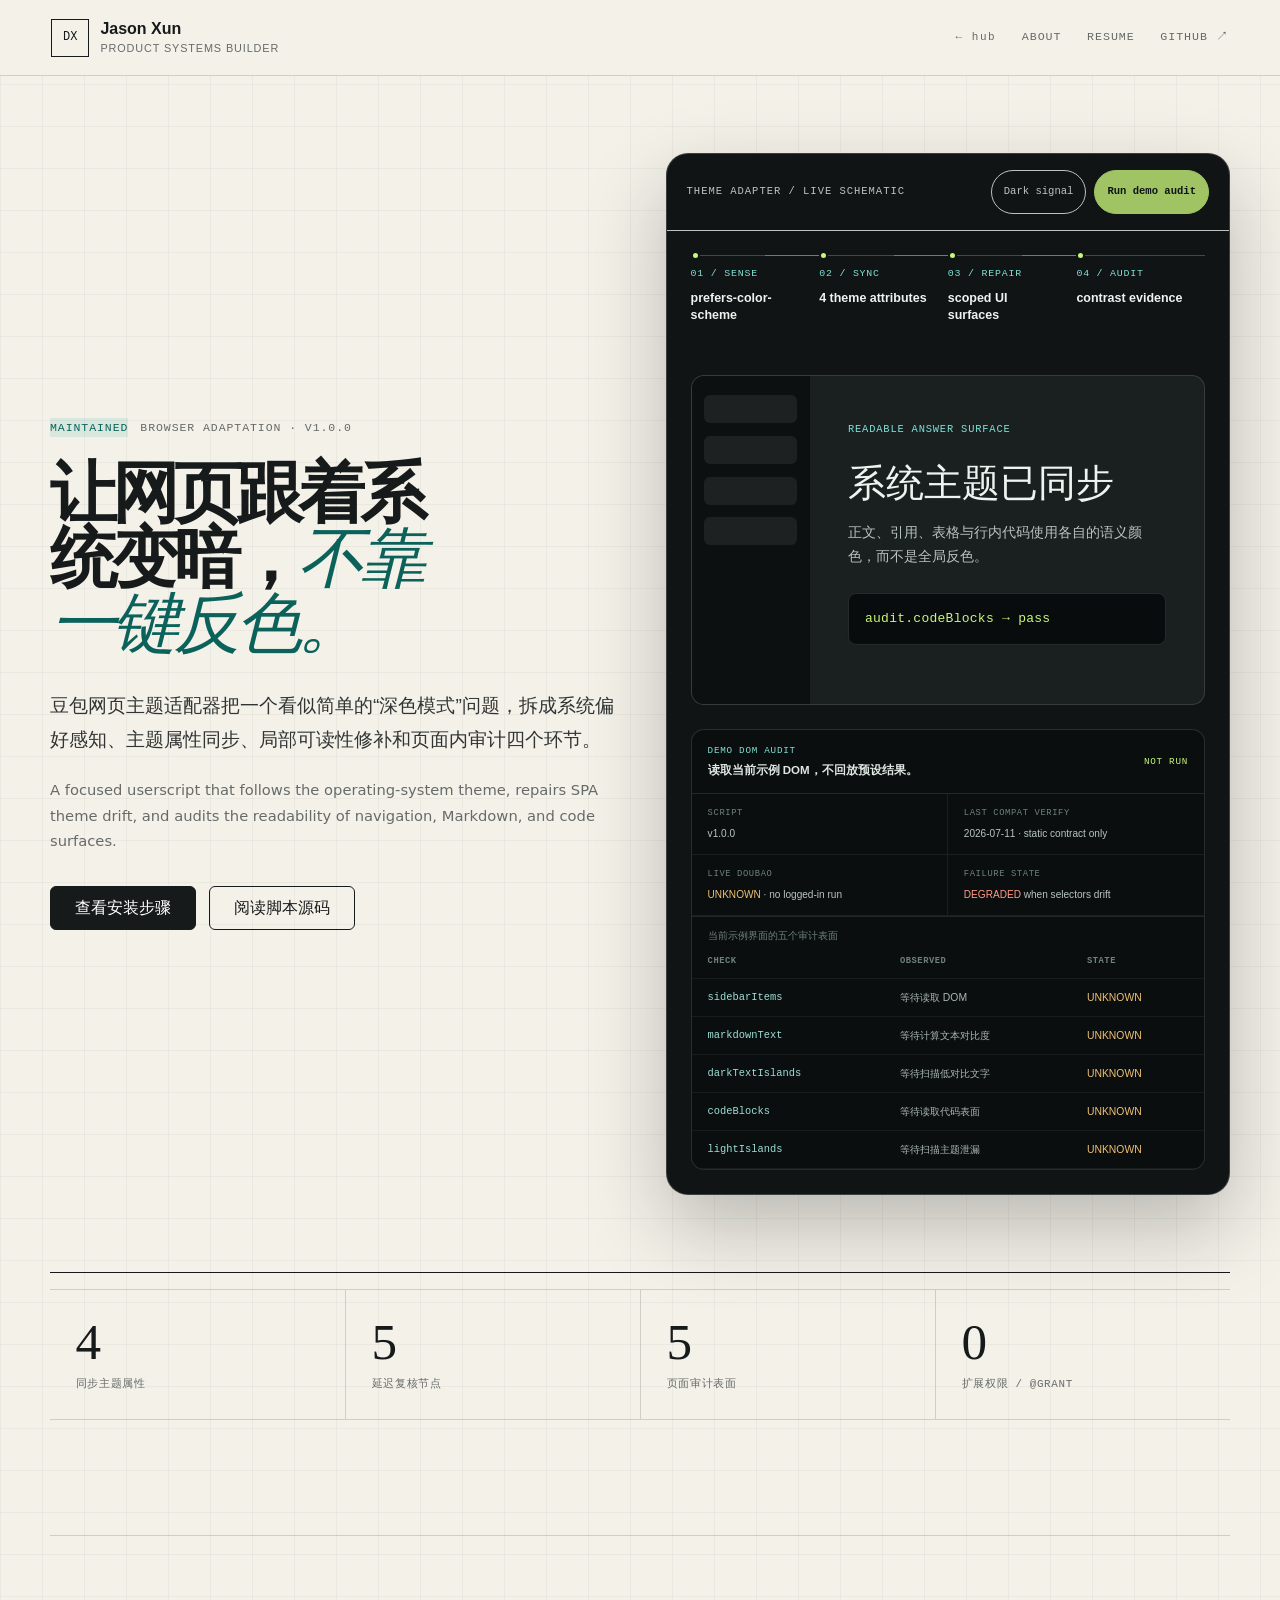
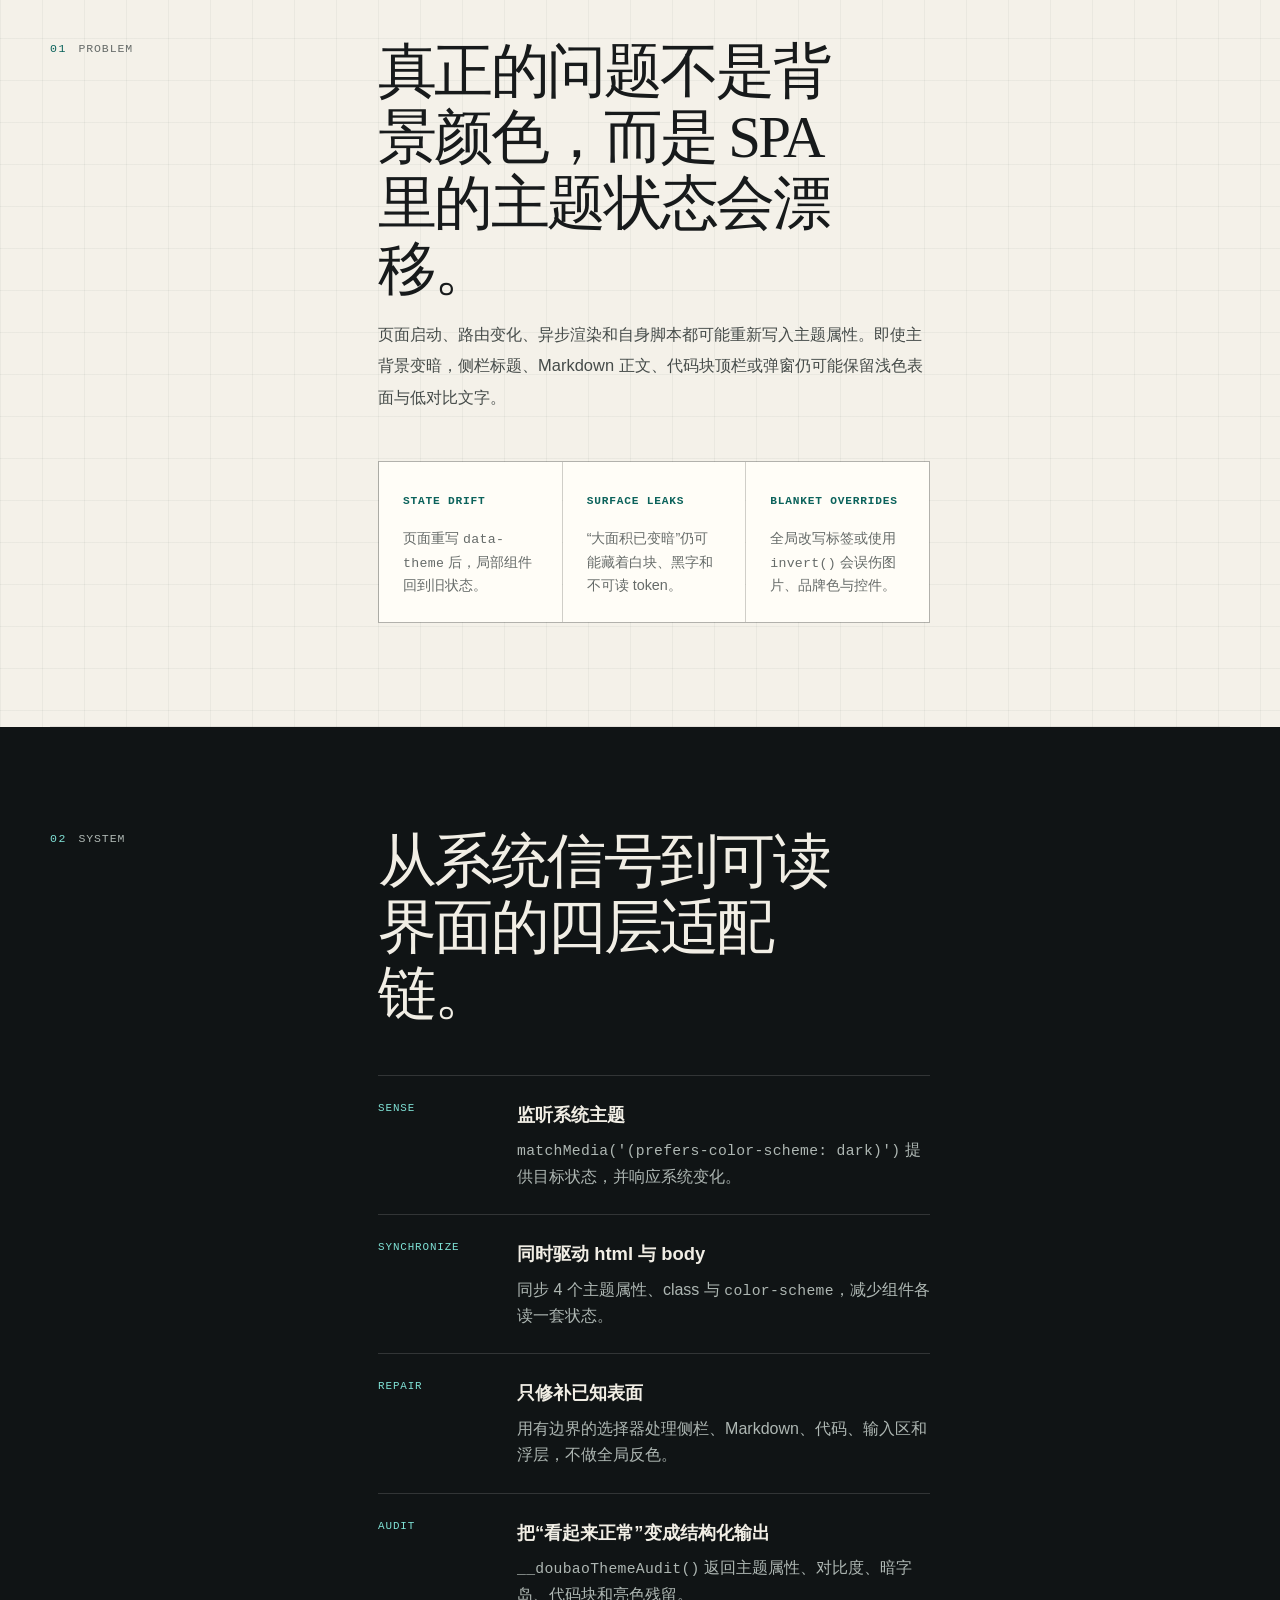
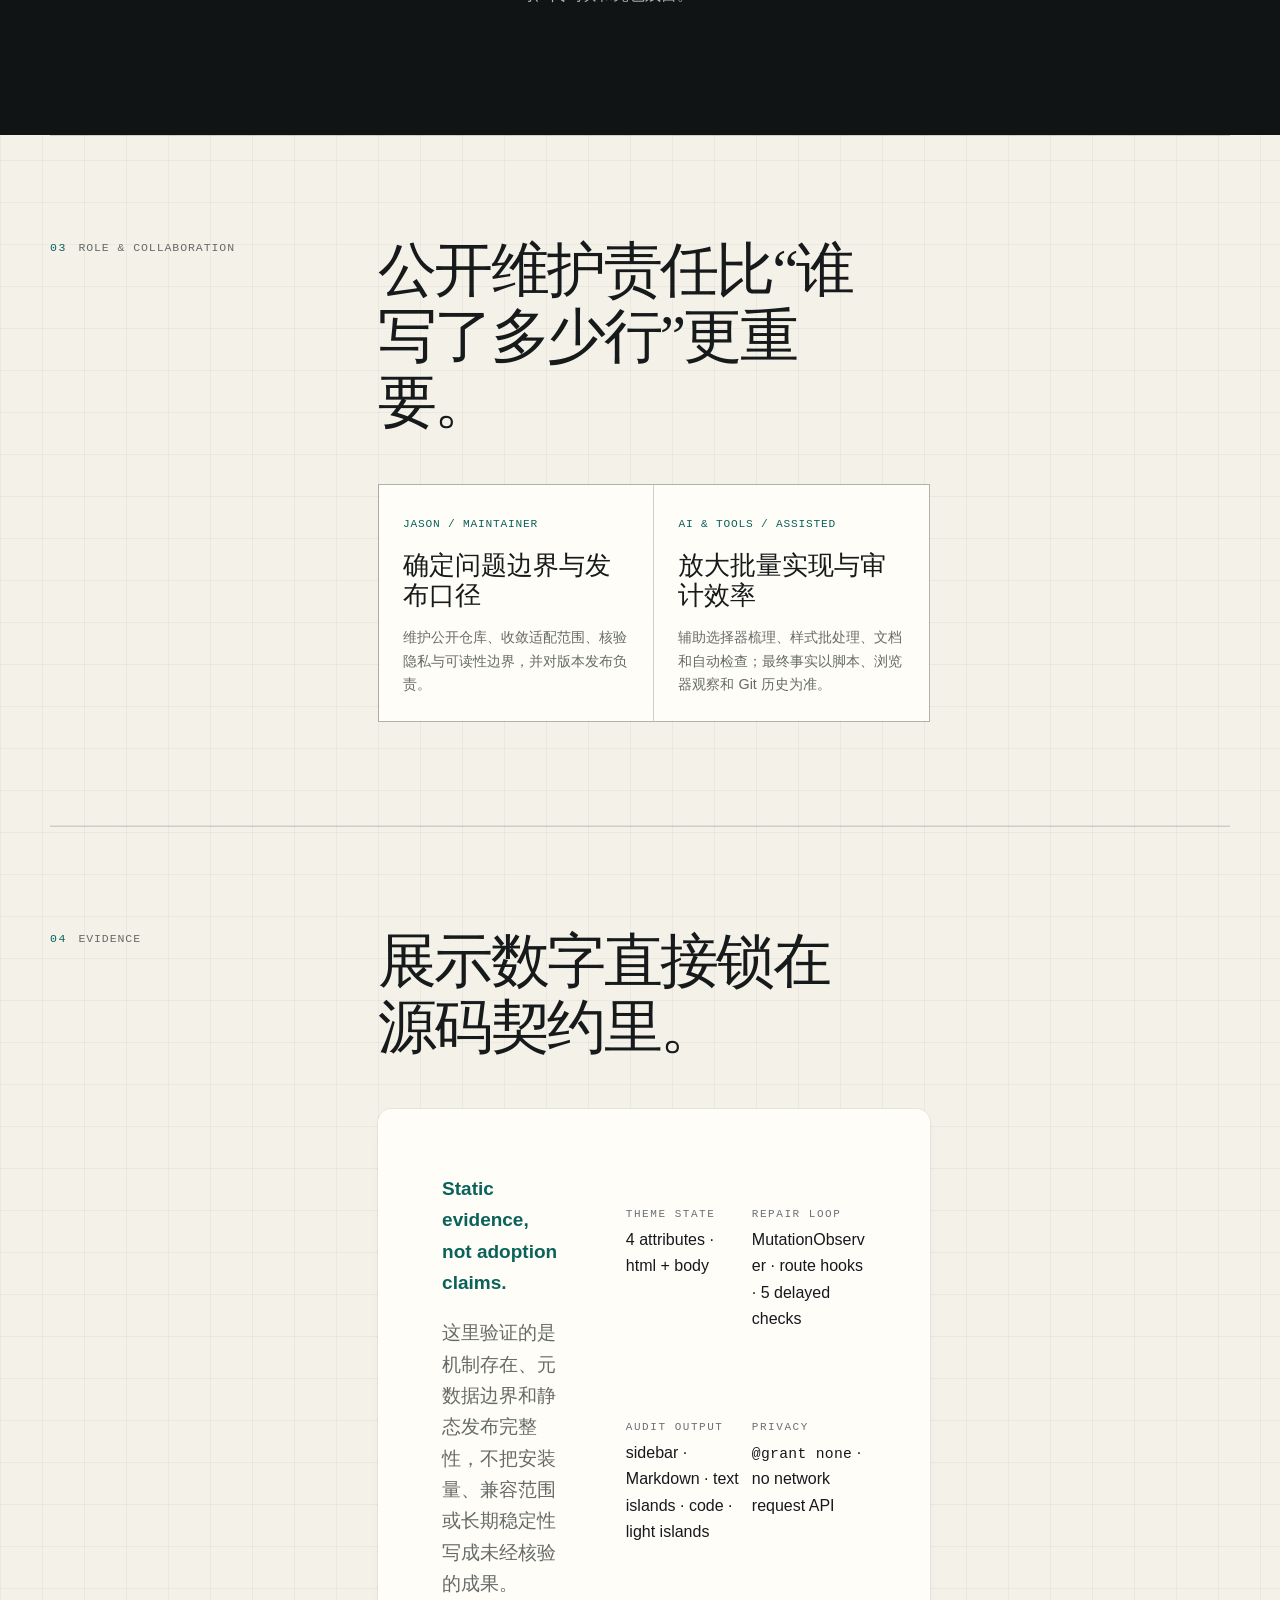
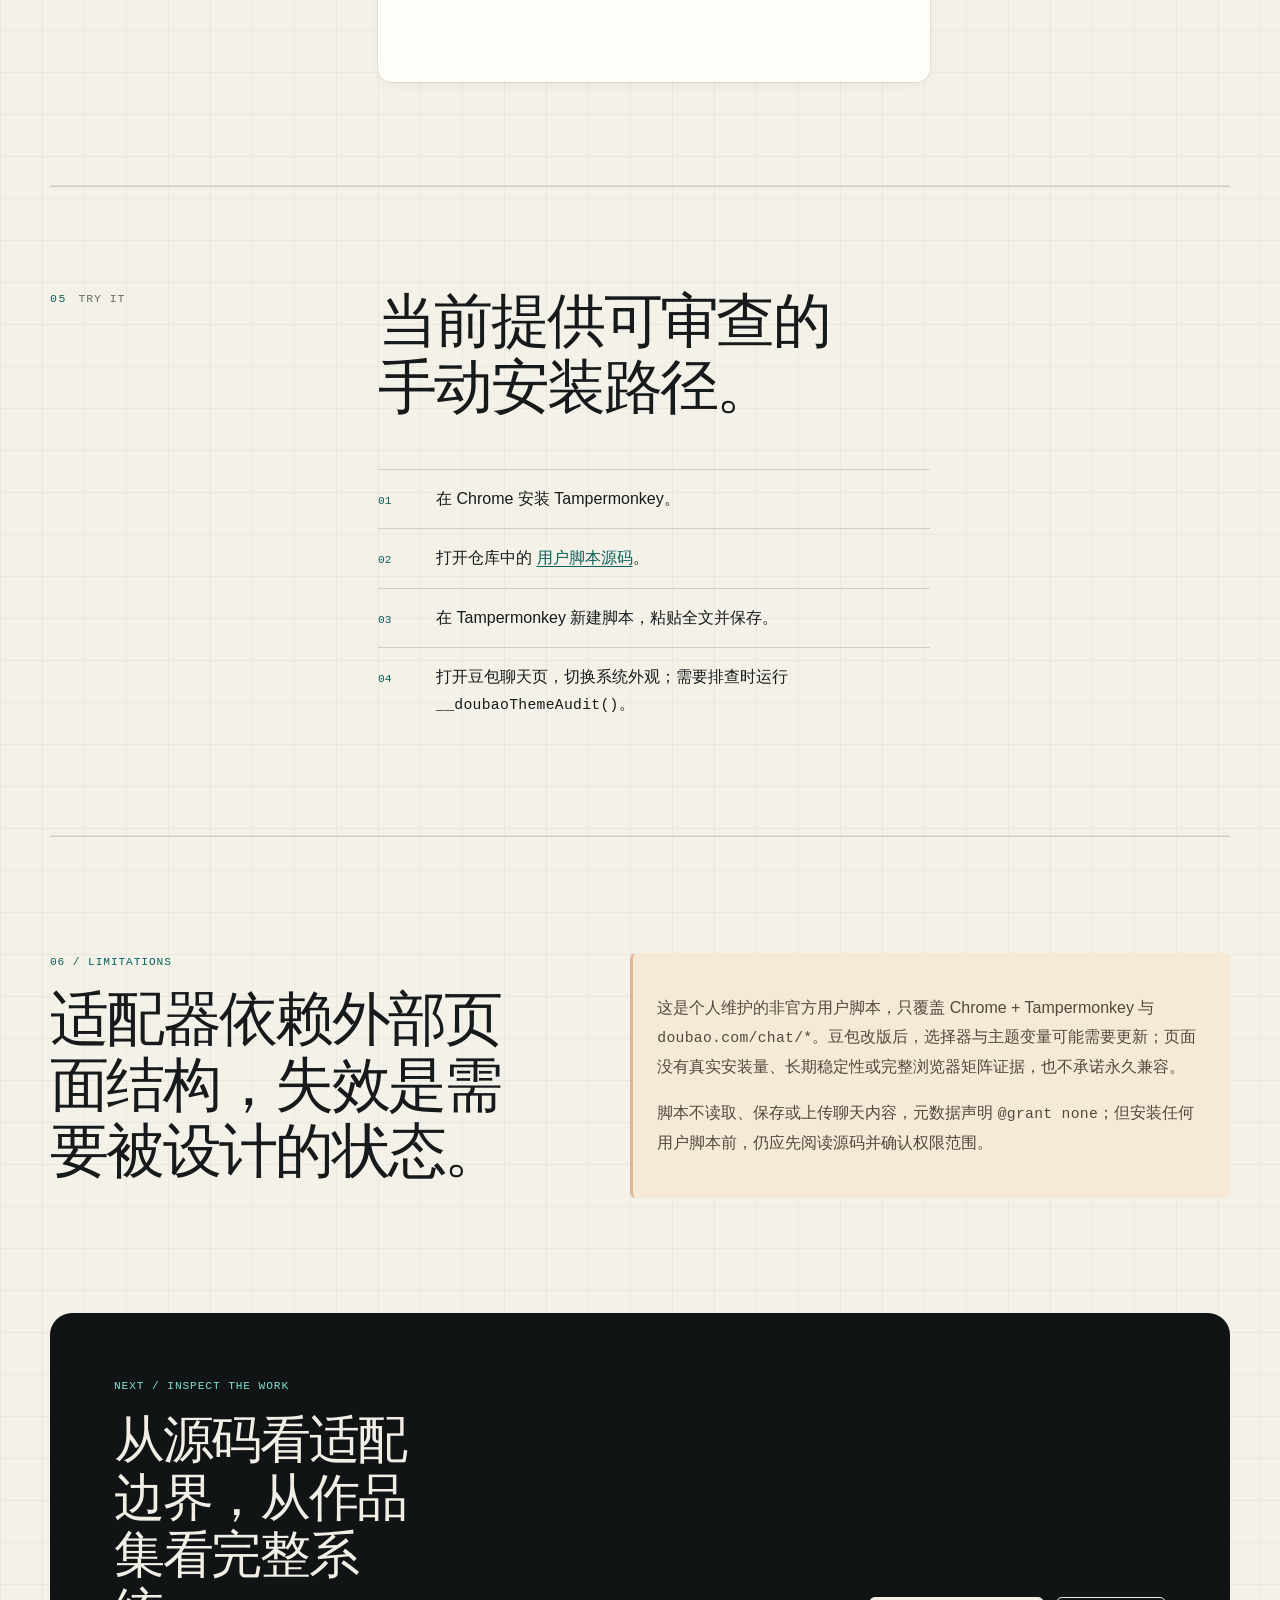
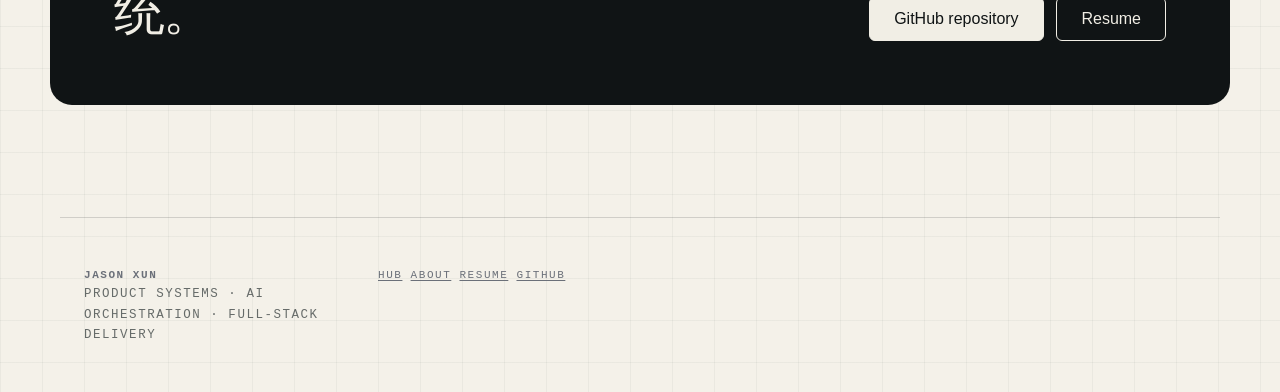
<file: index.html>
<!doctype html>
<html lang="zh-CN">
  <head>
    <meta charset="utf-8" />
    <meta name="viewport" content="width=device-width, initial-scale=1" />
    <meta name="theme-color" content="#101314" />
    <meta name="author" content="Jason Xun" />
    <meta name="color-scheme" content="light" />
    <meta
      name="description"
      content="豆包网页主题适配器公开案例：跟随系统深浅色、修复主题漂移，并用页面内审计检查侧栏、正文与代码块可读性。"
    />
    <title>豆包网页主题适配器｜Jason Xun</title>
    <link rel="canonical" href="https://estelledc.github.io/doubao-auto-system-theme/" />
    <link rel="icon" href="assets/favicon.svg" type="image/svg+xml" />
    <meta property="og:type" content="website" />
    <meta property="og:locale" content="zh_CN" />
    <meta property="og:site_name" content="Jason Xun · Product Systems Builder" />
    <meta property="og:title" content="豆包网页主题适配器｜Jason Xun" />
    <meta
      property="og:description"
      content="不是一键反色，而是一条感知、同步、修补与审计的浏览器适配链路。"
    />
    <meta property="og:url" content="https://estelledc.github.io/doubao-auto-system-theme/" />
    <meta
      property="og:image"
      content="https://estelledc.github.io/doubao-auto-system-theme/assets/og-doubao-theme.png"
    />
    <meta property="og:image:width" content="1200" />
    <meta property="og:image:height" content="630" />
    <meta property="og:image:alt" content="豆包网页主题适配器：从系统信号到可读界面的四步链路" />
    <meta name="twitter:card" content="summary_large_image" />
    <meta name="twitter:title" content="豆包网页主题适配器｜Jason Xun" />
    <meta
      name="twitter:description"
      content="跟随系统深浅色，修复主题漂移，并在页面内检查可读性。"
    />
    <meta
      name="twitter:image"
      content="https://estelledc.github.io/doubao-auto-system-theme/assets/og-doubao-theme.png"
    />
    <link rel="stylesheet" href="assets/jx/tokens.css" />
    <link rel="stylesheet" href="assets/jx/base.css" />
    <link rel="stylesheet" href="assets/jx/components.css" />
    <link rel="stylesheet" href="assets/showcase.css" />
    <script type="application/ld+json">
      {
        "@context": "https://schema.org",
        "@graph": [
          {
            "@type": "Person",
            "@id": "https://estelledc.github.io/#person",
            "name": "Jason Xun",
            "url": "https://estelledc.github.io/about/",
            "sameAs": "https://github.com/estelledc"
          },
          {
            "@type": "SoftwareApplication",
            "@id": "https://estelledc.github.io/doubao-auto-system-theme/#software",
            "name": "Doubao Web Auto Dark Mode",
            "alternateName": "豆包网页版自动深色模式",
            "url": "https://estelledc.github.io/doubao-auto-system-theme/",
            "downloadUrl": "https://github.com/estelledc/doubao-auto-system-theme/blob/main/doubao-auto-system-theme.user.js",
            "softwareVersion": "1.0.0",
            "applicationCategory": "BrowserApplication",
            "operatingSystem": "Chrome with Tampermonkey",
            "isAccessibleForFree": true,
            "inLanguage": ["zh-CN", "en"],
            "author": {"@id": "https://estelledc.github.io/#person"},
            "license": "https://opensource.org/license/mit",
            "dateModified": "2026-07-11"
          }
        ]
      }
    </script>
    <script defer src="assets/showcase.js?v=20260711-2"></script>
  </head>
  <body>
    <a class="jx-skip-link" href="#main">跳到主要内容</a>

    <header class="case-header" aria-label="站点导航">
      <a class="case-brand" href="https://estelledc.github.io/" aria-label="返回 Jason Xun 作品集">
        <span aria-hidden="true">DX</span>
        <strong>Jason Xun</strong>
        <small>Product Systems Builder</small>
      </a>
      <nav class="case-nav" aria-label="桌面导航">
        <a class="jx-return-to-hub" href="https://estelledc.github.io/">Hub</a>
        <a href="https://estelledc.github.io/about/">About</a>
        <a href="https://estelledc.github.io/resume/">Resume</a>
        <a href="https://github.com/estelledc/doubao-auto-system-theme">GitHub ↗</a>
      </nav>
      <details class="case-menu">
        <summary>Menu</summary>
        <nav aria-label="移动导航">
          <a href="https://estelledc.github.io/">Hub</a>
          <a href="https://estelledc.github.io/about/">About</a>
          <a href="https://estelledc.github.io/resume/">Resume</a>
          <a href="https://github.com/estelledc/doubao-auto-system-theme">GitHub ↗</a>
        </nav>
      </details>
    </header>

    <main id="main">
      <section class="jx-case-hero case-hero" aria-labelledby="case-title">
        <div class="case-hero__copy">
          <div class="case-meta">
            <span class="jx-status-chip" data-status="maintained">Maintained</span>
            <span>Browser adaptation · v1.0.0</span>
          </div>
          <h1 id="case-title">让网页跟着系统变暗，<em>不靠一键反色。</em></h1>
          <p class="jx-case-hero__lede">
            豆包网页主题适配器把一个看似简单的“深色模式”问题，拆成系统偏好感知、主题属性同步、局部可读性修补和页面内审计四个环节。
          </p>
          <p class="jx-case-hero__en" lang="en">
            A focused userscript that follows the operating-system theme, repairs SPA theme drift, and audits the readability of navigation, Markdown, and code surfaces.
          </p>
          <div class="case-actions">
            <a class="jx-action" href="#install">查看安装步骤</a>
            <a
              class="jx-action jx-action--secondary"
              href="https://github.com/estelledc/doubao-auto-system-theme/blob/main/doubao-auto-system-theme.user.js"
            >阅读脚本源码</a>
          </div>
        </div>

        <div class="signal-panel" data-demo-theme="dark" aria-label="主题适配链路交互示意">
          <div class="signal-panel__bar">
            <span>THEME ADAPTER / LIVE SCHEMATIC</span>
            <div class="signal-controls">
              <button type="button" data-demo-toggle aria-pressed="true">Dark signal</button>
              <button type="button" data-run-audit hidden>Run demo audit</button>
            </div>
          </div>
          <div class="signal-route" aria-hidden="true">
            <div><small>01 / sense</small><strong>prefers-color-scheme</strong><span class="signal-dot"></span></div>
            <div><small>02 / sync</small><strong>4 theme attributes</strong><span class="signal-dot"></span></div>
            <div><small>03 / repair</small><strong>scoped UI surfaces</strong><span class="signal-dot"></span></div>
            <div><small>04 / audit</small><strong>contrast evidence</strong><span class="signal-dot"></span></div>
          </div>
          <div class="surface-preview" data-audit-root>
            <aside data-audit-surface="sidebar">
              <i data-audit-item></i><i data-audit-item></i><i data-audit-item></i><i data-audit-item></i>
            </aside>
            <article data-audit-surface="markdown">
              <span>Readable answer surface</span>
              <h2>系统主题已同步</h2>
              <p>正文、引用、表格与行内代码使用各自的语义颜色，而不是全局反色。</p>
              <pre data-audit-surface="code"><code>audit.codeBlocks → pass</code></pre>
            </article>
          </div>
          <section class="demo-audit" aria-labelledby="demo-audit-title">
            <header>
              <div><span>DEMO DOM AUDIT</span><strong id="demo-audit-title">读取当前示例 DOM，不回放预设结果。</strong></div>
              <output data-audit-status aria-live="polite">NOT RUN</output>
            </header>
            <dl class="demo-audit__meta">
              <div><dt>SCRIPT</dt><dd>v1.0.0</dd></div>
              <div><dt>LAST COMPAT VERIFY</dt><dd>2026-07-11 · static contract only</dd></div>
              <div><dt>LIVE DOUBAO</dt><dd><span data-status="unknown">UNKNOWN</span> · no logged-in run</dd></div>
              <div><dt>FAILURE STATE</dt><dd><span data-status="degraded">DEGRADED</span> when selectors drift</dd></div>
            </dl>
            <div class="demo-audit__table-wrap">
              <table>
                <caption>当前示例界面的五个审计表面</caption>
                <thead><tr><th scope="col">Check</th><th scope="col">Observed</th><th scope="col">State</th></tr></thead>
                <tbody data-audit-results>
                  <tr><th scope="row">sidebarItems</th><td>等待读取 DOM</td><td><span data-status="unknown">UNKNOWN</span></td></tr>
                  <tr><th scope="row">markdownText</th><td>等待计算文本对比度</td><td><span data-status="unknown">UNKNOWN</span></td></tr>
                  <tr><th scope="row">darkTextIslands</th><td>等待扫描低对比文字</td><td><span data-status="unknown">UNKNOWN</span></td></tr>
                  <tr><th scope="row">codeBlocks</th><td>等待读取代码表面</td><td><span data-status="unknown">UNKNOWN</span></td></tr>
                  <tr><th scope="row">lightIslands</th><td>等待扫描主题泄漏</td><td><span data-status="unknown">UNKNOWN</span></td></tr>
                </tbody>
              </table>
            </div>
            <noscript><p class="demo-audit__noscript">JavaScript 未启用：示例 DOM 与静态合同仍可阅读；动态审计表保持 UNKNOWN，不伪造 PASS。</p></noscript>
          </section>
        </div>
      </section>

      <dl class="case-metrics" aria-label="仓库可核验事实">
        <div><dt>4</dt><dd>同步主题属性</dd></div>
        <div><dt>5</dt><dd>延迟复核节点</dd></div>
        <div><dt>5</dt><dd>页面审计表面</dd></div>
        <div><dt>0</dt><dd>扩展权限 / @grant</dd></div>
      </dl>

      <section class="jx-case-section case-section" id="problem" aria-labelledby="problem-title">
        <div class="jx-case-section__grid">
          <div class="jx-case-section__heading"><span>01</span><p>Problem</p></div>
          <div class="jx-case-section__body">
            <h2 id="problem-title">真正的问题不是背景颜色，而是 SPA 里的主题状态会漂移。</h2>
            <p>
              页面启动、路由变化、异步渲染和自身脚本都可能重新写入主题属性。即使主背景变暗，侧栏标题、Markdown 正文、代码块顶栏或弹窗仍可能保留浅色表面与低对比文字。
            </p>
            <div class="problem-grid">
              <article><strong>State drift</strong><p>页面重写 <code>data-theme</code> 后，局部组件回到旧状态。</p></article>
              <article><strong>Surface leaks</strong><p>“大面积已变暗”仍可能藏着白块、黑字和不可读 token。</p></article>
              <article><strong>Blanket overrides</strong><p>全局改写标签或使用 <code>invert()</code> 会误伤图片、品牌色与控件。</p></article>
            </div>
          </div>
        </div>
      </section>

      <section class="jx-case-section case-section case-section--dark" id="system" aria-labelledby="system-title">
        <div class="jx-case-section__grid">
          <div class="jx-case-section__heading"><span>02</span><p>System</p></div>
          <div class="jx-case-section__body">
            <h2 id="system-title">从系统信号到可读界面的四层适配链。</h2>
            <ol class="system-list">
              <li><span>Sense</span><div><strong>监听系统主题</strong><p><code>matchMedia('(prefers-color-scheme: dark)')</code> 提供目标状态，并响应系统变化。</p></div></li>
              <li><span>Synchronize</span><div><strong>同时驱动 html 与 body</strong><p>同步 4 个主题属性、class 与 <code>color-scheme</code>，减少组件各读一套状态。</p></div></li>
              <li><span>Repair</span><div><strong>只修补已知表面</strong><p>用有边界的选择器处理侧栏、Markdown、代码、输入区和浮层，不做全局反色。</p></div></li>
              <li><span>Audit</span><div><strong>把“看起来正常”变成结构化输出</strong><p><code>__doubaoThemeAudit()</code> 返回主题属性、对比度、暗字岛、代码块和亮色残留。</p></div></li>
            </ol>
          </div>
        </div>
      </section>

      <section class="jx-case-section case-section" id="role" aria-labelledby="role-title">
        <div class="jx-case-section__grid">
          <div class="jx-case-section__heading"><span>03</span><p>Role & collaboration</p></div>
          <div class="jx-case-section__body">
            <h2 id="role-title">公开维护责任比“谁写了多少行”更重要。</h2>
            <div class="role-grid">
              <article>
                <span>Jason / maintainer</span>
                <h3>确定问题边界与发布口径</h3>
                <p>维护公开仓库、收敛适配范围、核验隐私与可读性边界，并对版本发布负责。</p>
              </article>
              <article>
                <span>AI & tools / assisted</span>
                <h3>放大批量实现与审计效率</h3>
                <p>辅助选择器梳理、样式批处理、文档和自动检查；最终事实以脚本、浏览器观察和 Git 历史为准。</p>
              </article>
            </div>
          </div>
        </div>
      </section>

      <section class="jx-case-section case-section" id="evidence" aria-labelledby="evidence-title">
        <div class="jx-case-section__grid">
          <div class="jx-case-section__heading"><span>04</span><p>Evidence</p></div>
          <div class="jx-case-section__body">
            <h2 id="evidence-title">展示数字直接锁在源码契约里。</h2>
            <div class="jx-proof evidence-board">
              <div class="jx-proof__summary">
                <strong>Static evidence, not adoption claims.</strong>
                <p>这里验证的是机制存在、元数据边界和静态发布完整性，不把安装量、兼容范围或长期稳定性写成未经核验的成果。</p>
              </div>
              <dl class="jx-proof__metrics">
                <div><dt>Theme state</dt><dd>4 attributes · html + body</dd></div>
                <div><dt>Repair loop</dt><dd>MutationObserver · route hooks · 5 delayed checks</dd></div>
                <div><dt>Audit output</dt><dd>sidebar · Markdown · text islands · code · light islands</dd></div>
                <div><dt>Privacy</dt><dd><code>@grant none</code> · no network request API</dd></div>
              </dl>
            </div>
          </div>
        </div>
      </section>

      <section class="jx-case-section case-section" id="install" aria-labelledby="install-title">
        <div class="jx-case-section__grid">
          <div class="jx-case-section__heading"><span>05</span><p>Try it</p></div>
          <div class="jx-case-section__body">
            <h2 id="install-title">当前提供可审查的手动安装路径。</h2>
            <ol class="install-list">
              <li><span>01</span><p>在 Chrome 安装 Tampermonkey。</p></li>
              <li><span>02</span><p>打开仓库中的 <a href="https://github.com/estelledc/doubao-auto-system-theme/blob/main/doubao-auto-system-theme.user.js">用户脚本源码</a>。</p></li>
              <li><span>03</span><p>在 Tampermonkey 新建脚本，粘贴全文并保存。</p></li>
              <li><span>04</span><p>打开豆包聊天页，切换系统外观；需要排查时运行 <code>__doubaoThemeAudit()</code>。</p></li>
            </ol>
          </div>
        </div>
      </section>

      <section class="case-limitations" id="limitations" aria-labelledby="limitations-title">
        <div>
          <p class="case-kicker">06 / Limitations</p>
          <h2 id="limitations-title">适配器依赖外部页面结构，失效是需要被设计的状态。</h2>
        </div>
        <div class="jx-case-limit">
          <p>
            这是个人维护的非官方用户脚本，只覆盖 Chrome + Tampermonkey 与 <code>doubao.com/chat/*</code>。豆包改版后，选择器与主题变量可能需要更新；页面没有真实安装量、长期稳定性或完整浏览器矩阵证据，也不承诺永久兼容。
          </p>
          <p>
            脚本不读取、保存或上传聊天内容，元数据声明 <code>@grant none</code>；但安装任何用户脚本前，仍应先阅读源码并确认权限范围。
          </p>
        </div>
      </section>

      <section class="case-closing" aria-labelledby="closing-title">
        <div><p class="case-kicker">Next / inspect the work</p><h2 id="closing-title">从源码看适配边界，从作品集看完整系统。</h2></div>
        <div class="case-actions">
          <a class="jx-action" href="https://github.com/estelledc/doubao-auto-system-theme">GitHub repository</a>
          <a class="jx-action jx-action--secondary" href="https://estelledc.github.io/resume/">Resume</a>
        </div>
      </section>
    </main>

    <footer class="jx-footer case-footer">
      <div><strong>Jason Xun</strong><span>Product systems · AI orchestration · full-stack delivery</span></div>
      <nav aria-label="页脚导航">
        <a href="https://estelledc.github.io/">Hub</a>
        <a href="https://estelledc.github.io/about/">About</a>
        <a href="https://estelledc.github.io/resume/">Resume</a>
        <a href="https://github.com/estelledc">GitHub</a>
      </nav>
    </footer>
  </body>
</html>
</file>
<file: assets/jx/tokens.css>
/* Jason DS · Tokens v2.2.0
 * SoT: dotfiles/home-claude/design-system/jx-tokens.css
 * 展示站通过 vendor copy 同步：scripts/sync-jx-to-repos.sh
 *
 * 命名空间硬规则：
 * - --jx-* 前缀禁改
 * - 取值在 satellite :root 覆盖（layer 2）
 * - 完全自定义元素用 --<repo-name>-* 二级命名空间
 */

:root {
  color-scheme: light dark;

  /* ── Color · light ── */
  --jx-paper: #f6f6f3;
  --jx-surface: #ffffff;
  --jx-surface-sunk: #eeede9;
  --jx-ink: #16181d;
  --jx-ink-2: #41454d;
  --jx-ink-muted: #6b7079;
  --jx-ink-faint: #9097a1;
  --jx-rule: rgba(22,24,29,0.08);
  --jx-rule-soft: rgba(22,24,29,0.04);
  --jx-rule-strong: var(--jx-ink);
  --jx-accent: #2240d6;
  --jx-accent-hover: color-mix(in oklab, var(--jx-accent), black 10%);
  --jx-accent-tint: color-mix(in oklab, var(--jx-accent), white 88%);
  --jx-focus-ring: rgba(34,64,214,0.28);
  --jx-link: var(--jx-accent);
  --jx-cta-bg: var(--jx-ink);
  --jx-cta-fg: var(--jx-paper);
  --jx-accent-hub: #2240d6; /* 逃生通道：satellite override --jx-accent 时仍能强制墨蓝 */

  /* ── Status · 三态 ── */
  --jx-state-learning: #1f6f78;
  --jx-state-learning-tint: color-mix(in oklab, var(--jx-state-learning), white 86%);
  --jx-state-learning-glyph: "△";
  --jx-state-building: #8a5519;
  --jx-state-building-tint: color-mix(in oklab, var(--jx-state-building), white 86%);
  --jx-state-building-glyph: "◇";
  --jx-state-shipped: #2c5e3a;
  --jx-state-shipped-tint: color-mix(in oklab, var(--jx-state-shipped), white 86%);
  --jx-state-shipped-glyph: "■";
  --jx-state-concept: #6950a1;
  --jx-state-concept-tint: color-mix(in oklab, var(--jx-state-concept), white 86%);
  --jx-state-concept-glyph: "○";
  --jx-state-prototype: var(--jx-state-building);
  --jx-state-prototype-tint: var(--jx-state-building-tint);
  --jx-state-prototype-glyph: "◇";
  --jx-state-maintained: #285f73;
  --jx-state-maintained-tint: color-mix(in oklab, var(--jx-state-maintained), white 86%);
  --jx-state-maintained-glyph: "◆";
  --jx-state-archived: #62666e;
  --jx-state-archived-tint: color-mix(in oklab, var(--jx-state-archived), white 86%);
  --jx-state-archived-glyph: "□";

  /* ── Typography ── */
  --jx-font-display: "Source Serif 4", "Spectral", "Songti SC", Georgia, serif;
  --jx-font-sans-zh: -apple-system, BlinkMacSystemFont, "PingFang SC", "HarmonyOS Sans SC", "Source Han Sans SC", "Noto Sans CJK SC", "Microsoft YaHei", system-ui, sans-serif;
  --jx-font-sans-latin: "Inter", "Geist", ui-sans-serif, system-ui, sans-serif;
  --jx-font-mono: "JetBrains Mono", "IBM Plex Mono", ui-monospace, "Cascadia Code", "SF Mono", Menlo, monospace;
  --jx-font-features-body: "ss01", "cv11", "calt" 1, "liga" 1;
  --jx-font-features-mono: "zero", "ss02";

  --jx-fs-micro: 11px;
  --jx-fs-xs: 12px;
  --jx-fs-sm: 13px;
  --jx-fs-body: 16px;
  --jx-fs-lg: 19px;
  --jx-fs-h3: 24px;
  --jx-fs-h2: 32px;
  --jx-fs-h1: 44px;
  --jx-fs-display: 64px;
  --jx-fs-display-fluid: clamp(2.5rem, 6vw, 4rem);

  --jx-weight-reading: 400;
  --jx-weight-ui: 500;
  --jx-weight-heading: 600;

  --jx-leading-display: 1.04;
  --jx-leading-tight: 1.18;
  --jx-leading-body: 1.62;
  --jx-leading-mono: 1.45;

  --jx-tracking-display: -0.028em;
  --jx-tracking-h1: -0.022em;
  --jx-tracking-h2: -0.016em;
  --jx-tracking-h3: -0.01em;
  --jx-tracking-body: 0;
  --jx-tracking-mono: 0.02em;
  --jx-tracking-eyebrow: 0.14em;
  --jx-tracking-cjk: 0;

  --jx-measure-title: 18ch;
  --jx-measure-lede: 32em;
  --jx-measure-body: 62ch;

  /* ── Space ── */
  --jx-space-1: 4px;
  --jx-space-2: 8px;
  --jx-space-3: 12px;
  --jx-space-4: 16px;
  --jx-space-5: 24px;
  --jx-space-6: 32px;
  --jx-space-7: 48px;
  --jx-space-8: 72px;
  --jx-section-y: clamp(48px, 7.5vw, 80px);
  --jx-gutter: clamp(16px, 3vw, 24px);
  --jx-container: 1160px;
  --jx-container-narrow: 760px;
  --jx-header-height: 64px;

  /* ── Radius ── */
  --jx-radius-1: 2px;
  --jx-radius-2: 4px;
  --jx-radius-3: 6px;
  --jx-radius-4: 10px;
  --jx-radius-5: 14px;
  --jx-radius-pill: 9999px;

  /* ── Shadow ── */
  --jx-shadow-hairline: 0 0 0 1px var(--jx-rule);
  --jx-shadow-hairline-strong: 0 0 0 1px var(--jx-rule-strong);
  --jx-shadow-stack:
    0 0 0 1px rgba(22,24,29,0.06),
    0 1px 1px rgba(22,24,29,0.03),
    0 6px 20px -10px rgba(22,24,29,0.10),
    inset 0 0 0 1px rgba(255,255,255,0.55);
  --jx-shadow-stack-dark:
    0 0 0 1px rgba(255,255,255,0.06),
    0 1px 1px rgba(0,0,0,0.4),
    0 8px 28px -12px rgba(0,0,0,0.55),
    inset 0 0 0 1px rgba(255,255,255,0.04);
  --jx-shadow-focus: 0 0 0 3px var(--jx-focus-ring);
  --jx-shadow-press: inset 0 1px 0 rgba(22,24,29,0.06);

  /* ── Motion · responsive by default, quiet by frequency ── */
  --jx-ease-out: cubic-bezier(0.23, 1, 0.32, 1);
  --jx-ease-in-out: cubic-bezier(0.77, 0, 0.175, 1);
  --jx-ease-drawer: cubic-bezier(0.32, 0.72, 0, 1);
  --jx-easing: var(--jx-ease-out); /* compatibility alias */
  --jx-easing-press: var(--jx-ease-out);
  --jx-duration-fast: 120ms;
  --jx-duration-press: 140ms;
  --jx-duration-popover: 180ms;
  --jx-duration-base: 200ms;
  --jx-duration-slow: 320ms;
  --jx-press-scale: 0.97;
}

/* ── Color · dark mirror ── */
@media (prefers-color-scheme: dark) {
  :root {
    --jx-paper: #0e1014;
    --jx-surface: #161922;
    --jx-surface-sunk: #0a0c10;
    --jx-ink: #ebecef;
    --jx-ink-2: #b0b4bd;
    --jx-ink-muted: #7c818c;
    --jx-ink-faint: #5a5f69;
    --jx-rule: rgba(255,255,255,0.07);
    --jx-rule-soft: rgba(255,255,255,0.035);
    --jx-rule-strong: var(--jx-ink);
    --jx-accent: #6c8aff;
    --jx-accent-hover: color-mix(in oklab, var(--jx-accent), white 10%);
    --jx-accent-tint: color-mix(in oklab, var(--jx-accent), black 70%);
    --jx-focus-ring: rgba(108,138,255,0.36);
    --jx-shadow-stack: var(--jx-shadow-stack-dark);
    --jx-state-learning: #69b6bf;
    --jx-state-learning-tint: color-mix(in oklab, var(--jx-state-learning), black 76%);
    --jx-state-building: #d49a57;
    --jx-state-building-tint: color-mix(in oklab, var(--jx-state-building), black 76%);
    --jx-state-shipped: #77b88b;
    --jx-state-shipped-tint: color-mix(in oklab, var(--jx-state-shipped), black 76%);
    --jx-state-concept: #b9a1eb;
    --jx-state-concept-tint: color-mix(in oklab, var(--jx-state-concept), black 76%);
    --jx-state-maintained: #79b4ca;
    --jx-state-maintained-tint: color-mix(in oklab, var(--jx-state-maintained), black 76%);
    --jx-state-archived: #a4a8b0;
    --jx-state-archived-tint: color-mix(in oklab, var(--jx-state-archived), black 76%);
  }
}

/* ── Print mode ── */
@media print {
  :root {
    --jx-paper: #ffffff;
    --jx-ink: #000000;
  }
}
</file>
<file: assets/jx/base.css>
/* Jason DS · Base v2.2.0
 * 默认 reset + body 排版基底 + chrome layer 强制 sans
 */

*,
*::before,
*::after { box-sizing: border-box; }

html {
  scroll-behavior: smooth;
  -webkit-text-size-adjust: 100%;
  -moz-text-size-adjust: 100%;
  text-size-adjust: 100%;
}

body {
  margin: 0;
  background: var(--jx-paper);
  color: var(--jx-ink);
  font-family: var(--jx-font-sans-zh);
  font-size: var(--jx-fs-body);
  line-height: var(--jx-leading-body);
  font-feature-settings: var(--jx-font-features-body);
  -webkit-font-smoothing: antialiased;
  -moz-osx-font-smoothing: grayscale;
  text-rendering: optimizeLegibility;
}

img,
picture,
video,
canvas {
  display: block;
  max-width: 100%;
}

button,
input,
select,
textarea {
  font: inherit;
}

:target {
  scroll-margin-top: calc(var(--jx-header-height) + var(--jx-space-4));
}

body :lang(en) {
  font-family: var(--jx-font-sans-latin);
  letter-spacing: var(--jx-tracking-body);
}

/* Headings：display serif，CJK / Latin 字距分流 */
h1, h2, h3, h4 {
  font-family: var(--jx-font-display);
  font-weight: var(--jx-weight-heading);
  line-height: var(--jx-leading-tight);
  margin-block: var(--jx-space-5) var(--jx-space-4);
}
h1 { font-size: var(--jx-fs-h1); letter-spacing: var(--jx-tracking-h1); }
h2 { font-size: var(--jx-fs-h2); letter-spacing: var(--jx-tracking-h2); }
h3 { font-size: var(--jx-fs-h3); letter-spacing: var(--jx-tracking-h3); }
h4 { font-size: var(--jx-fs-lg); letter-spacing: var(--jx-tracking-h3); }
h1:lang(zh), h2:lang(zh), h3:lang(zh), h4:lang(zh) { letter-spacing: var(--jx-tracking-cjk); }

/* Body links */
a {
  color: var(--jx-link);
  text-decoration: underline;
  text-decoration-thickness: 1px;
  text-underline-offset: 0.18em;
  transition: color var(--jx-duration-fast) var(--jx-easing);
}
a:hover { color: var(--jx-accent-hover); }
a:focus-visible {
  outline: none;
  box-shadow: var(--jx-shadow-focus);
  border-radius: var(--jx-radius-2);
}

button:focus-visible,
summary:focus-visible,
[tabindex]:focus-visible {
  outline: 2px solid var(--jx-accent);
  outline-offset: 3px;
}

.jx-container {
  width: min(calc(100% - (2 * var(--jx-gutter))), var(--jx-container));
  margin-inline: auto;
}

.jx-container--narrow {
  width: min(calc(100% - (2 * var(--jx-gutter))), var(--jx-container-narrow));
  margin-inline: auto;
}

.jx-section {
  padding-block: var(--jx-section-y);
}

.jx-visually-hidden {
  position: absolute !important;
  width: 1px !important;
  height: 1px !important;
  padding: 0 !important;
  margin: -1px !important;
  overflow: hidden !important;
  clip: rect(0, 0, 0, 0) !important;
  white-space: nowrap !important;
  border: 0 !important;
}

/* Mono inline */
code, kbd, samp {
  font-family: var(--jx-font-mono);
  font-size: 0.92em;
  letter-spacing: var(--jx-tracking-mono);
  font-feature-settings: var(--jx-font-features-mono);
}

/* Block code 默认 hairline + sunk surface */
pre {
  font-family: var(--jx-font-mono);
  font-size: var(--jx-fs-sm);
  line-height: var(--jx-leading-mono);
  background: var(--jx-surface-sunk);
  padding: var(--jx-space-4) var(--jx-space-5);
  border-radius: var(--jx-radius-3);
  box-shadow: var(--jx-shadow-hairline);
  overflow-x: auto;
  margin-block: var(--jx-space-5);
}
pre code { background: transparent; padding: 0; font-size: inherit; }

/* Quotes */
blockquote {
  margin-block: var(--jx-space-5);
  padding-inline-start: var(--jx-space-5);
  border-inline-start: 2px solid var(--jx-rule-strong);
  font-style: italic;
  color: var(--jx-ink-2);
}

/* HR：默认就是 hairline */
hr {
  border: none;
  border-top: 1px solid var(--jx-rule-strong);
  margin-block: var(--jx-section-y);
}

/* 选中态 */
::selection {
  background: var(--jx-accent-tint);
  color: var(--jx-ink);
}

/* Reduced motion keeps semantic color/opacity feedback; components remove travel. */
@media (prefers-reduced-motion: reduce) {
  html { scroll-behavior: auto; }
}
</file>
<file: assets/jx/components.css>
/* Jason DS · Eyebrow v1.0.0 */

.jx-eyebrow {
  display: inline-flex;
  align-items: center;
  gap: var(--jx-space-3);
  font-family: var(--jx-font-mono);
  font-size: var(--jx-fs-micro);
  font-weight: var(--jx-weight-heading);
  text-transform: uppercase;
  letter-spacing: var(--jx-tracking-eyebrow);
  color: var(--jx-ink-muted);
  font-feature-settings: var(--jx-font-features-mono);
}
.jx-eyebrow__rule {
  display: inline-block;
  width: var(--jx-space-6);
  height: 1px;
  background: var(--jx-rule-strong);
}

/* Jason DS · Status Chip v2.0.0
 * Lifecycle states with shape redundancy. Legacy learning/building/shipped
 * values remain supported for existing learning sites.
 * Required: color + glyph + mono label (color-blind safe)
 */

.jx-chip {
  display: inline-flex;
  align-items: center;
  gap: var(--jx-space-2);
  padding: 2px var(--jx-space-3);
  font-family: var(--jx-font-mono);
  font-size: var(--jx-fs-micro);
  font-weight: var(--jx-weight-heading);
  text-transform: uppercase;
  letter-spacing: var(--jx-tracking-eyebrow);
  border-radius: var(--jx-radius-pill);
  background: var(--_chip-tint);
  color: var(--_chip-color);
  font-feature-settings: var(--jx-font-features-mono);
  white-space: nowrap;
}
.jx-chip::before {
  content: var(--_chip-glyph);
  font-size: 1em;
  line-height: 1;
}
.jx-chip[data-state="learning"] {
  --_chip-color: var(--jx-state-learning);
  --_chip-tint: var(--jx-state-learning-tint);
  --_chip-glyph: var(--jx-state-learning-glyph);
}
.jx-chip[data-state="building"] {
  --_chip-color: var(--jx-state-building);
  --_chip-tint: var(--jx-state-building-tint);
  --_chip-glyph: var(--jx-state-building-glyph);
}
.jx-chip[data-state="shipped"] {
  --_chip-color: var(--jx-state-shipped);
  --_chip-tint: var(--jx-state-shipped-tint);
  --_chip-glyph: var(--jx-state-shipped-glyph);
}
.jx-chip[data-state="concept"] {
  --_chip-color: var(--jx-state-concept);
  --_chip-tint: var(--jx-state-concept-tint);
  --_chip-glyph: var(--jx-state-concept-glyph);
}
.jx-chip[data-state="prototype"] {
  --_chip-color: var(--jx-state-prototype);
  --_chip-tint: var(--jx-state-prototype-tint);
  --_chip-glyph: var(--jx-state-prototype-glyph);
}
.jx-chip[data-state="maintained"] {
  --_chip-color: var(--jx-state-maintained);
  --_chip-tint: var(--jx-state-maintained-tint);
  --_chip-glyph: var(--jx-state-maintained-glyph);
}
.jx-chip[data-state="archived"] {
  --_chip-color: var(--jx-state-archived);
  --_chip-tint: var(--jx-state-archived-tint);
  --_chip-glyph: var(--jx-state-archived-glyph);
}

/* Jason DS · External Pill v2.2.0
 * 出站链接统一 hairline + 右上 ↗ 箭头 (no icon font)
 */

.jx-pill {
  display: inline-flex;
  align-items: center;
  gap: var(--jx-space-2);
  padding: var(--jx-space-2) var(--jx-space-4);
  font-family: var(--jx-font-mono);
  font-size: var(--jx-fs-xs);
  letter-spacing: var(--jx-tracking-mono);
  color: var(--jx-ink-2);
  text-decoration: none;
  border-radius: var(--jx-radius-pill);
  box-shadow: var(--jx-shadow-hairline);
  background: transparent;
  transition: color var(--jx-duration-fast) var(--jx-easing),
              box-shadow var(--jx-duration-fast) var(--jx-easing);
}
.jx-pill::after {
  content: "↗";
  font-size: 0.92em;
  color: var(--jx-ink-muted);
  transition: transform var(--jx-duration-fast) var(--jx-easing);
}
.jx-pill:hover {
  color: var(--jx-accent);
  box-shadow: 0 0 0 1px var(--jx-accent);
}
.jx-pill:hover::after { color: var(--jx-accent); }
.jx-pill:focus-visible {
  outline: none;
  box-shadow: var(--jx-shadow-focus);
}

@media (hover: hover) and (pointer: fine) {
  .jx-pill:hover::after {
    transform: translate(1px, -1px);
  }
}

@media (prefers-reduced-motion: reduce) {
  .jx-pill::after {
    transform: none;
    transition: color var(--jx-duration-fast) var(--jx-ease-out);
  }
}

/* Jason DS · Footer v1.0.0
 * 三栏：colophon / 索引 / last-updated
 * Layer 1：9 仓必有此结构
 */

.jx-footer {
  margin-top: var(--jx-section-y);
  padding: var(--jx-space-7) var(--jx-gutter);
  border-top: 1px solid var(--jx-rule-strong);
  display: grid;
  grid-template-columns: 1fr 2fr 1fr;
  gap: var(--jx-space-6);
  max-width: var(--jx-container);
  margin-inline: auto;
  font-family: var(--jx-font-mono);
  font-size: var(--jx-fs-micro);
  letter-spacing: var(--jx-tracking-eyebrow);
  text-transform: uppercase;
  color: var(--jx-ink-muted);
  font-feature-settings: var(--jx-font-features-mono);
}
.jx-footer__colophon strong {
  display: block;
  font-family: var(--jx-font-display);
  font-size: var(--jx-fs-sm);
  font-weight: var(--jx-weight-heading);
  letter-spacing: var(--jx-tracking-h3);
  text-transform: none;
  color: var(--jx-ink);
  margin-bottom: var(--jx-space-2);
}
.jx-footer__index {
  display: flex;
  flex-wrap: wrap;
  gap: var(--jx-space-3) var(--jx-space-5);
}
.jx-footer__index a {
  color: var(--jx-ink-2);
  text-decoration: none;
  transition: color var(--jx-duration-fast) var(--jx-easing);
}
.jx-footer__index a:hover { color: var(--jx-accent); }
.jx-footer__stamp {
  text-align: end;
  color: var(--jx-ink-faint);
}
@media (max-width: 720px) {
  .jx-footer {
    grid-template-columns: 1fr;
  }
  .jx-footer__stamp {
    text-align: start;
    border-top: 1px solid var(--jx-rule);
    padding-top: var(--jx-space-3);
  }
}

/* Jason DS · Return to Hub v1.0.0
 * 9 satellite 必现，固定左上 mono caption。
 * Hub 自身不引此组件。
 */

.jx-return-to-hub {
  position: relative; /* 各仓可在自己 :root 下加 fixed/absolute */
  display: inline-flex;
  align-items: center;
  gap: var(--jx-space-2);
  padding: var(--jx-space-2) 0;
  font-family: var(--jx-font-mono);
  font-size: var(--jx-fs-micro);
  text-transform: lowercase;
  letter-spacing: var(--jx-tracking-eyebrow);
  color: var(--jx-ink-muted);
  text-decoration: none;
  font-feature-settings: var(--jx-font-features-mono);
  transition: color var(--jx-duration-fast) var(--jx-easing);
}
.jx-return-to-hub::before { content: "←"; }
.jx-return-to-hub:hover {
  color: var(--jx-accent-hub); /* 强制墨蓝逃生通道，satellite override --jx-accent 时仍墨蓝 */
}
.jx-return-to-hub:focus-visible {
  outline: none;
  box-shadow: var(--jx-shadow-focus);
}

/* Jason DS · Site chrome v2.2.0
 * Shared identity, accessible navigation, skip link, and action styles.
 */

.jx-skip-link {
  position: fixed;
  inset: var(--jx-space-3) auto auto var(--jx-space-3);
  z-index: 1000;
  padding: var(--jx-space-2) var(--jx-space-4);
  color: var(--jx-cta-fg);
  background: var(--jx-cta-bg);
  border-radius: var(--jx-radius-2);
  text-decoration: none;
  transform: translateY(calc(-100% - var(--jx-space-5)));
  transition: transform var(--jx-duration-fast) var(--jx-easing);
}

.jx-skip-link:focus {
  transform: translateY(0);
}

.jx-site-header {
  position: sticky;
  inset-block-start: 0;
  z-index: 100;
  min-height: var(--jx-header-height);
  color: var(--jx-ink);
  background: color-mix(in oklab, var(--jx-paper), transparent 8%);
  border-bottom: 1px solid var(--jx-rule);
  backdrop-filter: blur(16px) saturate(120%);
  -webkit-backdrop-filter: blur(16px) saturate(120%);
}

.jx-site-header__inner {
  width: min(calc(100% - (2 * var(--jx-gutter))), var(--jx-container));
  min-height: var(--jx-header-height);
  margin-inline: auto;
  display: flex;
  align-items: center;
  justify-content: space-between;
  gap: var(--jx-space-5);
}

.jx-site-header__identity {
  min-width: 0;
  display: flex;
  align-items: baseline;
  gap: var(--jx-space-3);
  color: var(--jx-ink);
  text-decoration: none;
}

.jx-site-header__identity strong {
  font-family: var(--jx-font-sans-zh);
  font-size: var(--jx-fs-sm);
  font-weight: var(--jx-weight-heading);
  white-space: nowrap;
}

.jx-site-header__identity span {
  overflow: hidden;
  color: var(--jx-ink-muted);
  font-family: var(--jx-font-mono);
  font-size: var(--jx-fs-micro);
  letter-spacing: var(--jx-tracking-mono);
  text-overflow: ellipsis;
  white-space: nowrap;
}

.jx-site-nav,
.jx-site-nav__links {
  display: flex;
  align-items: center;
  gap: var(--jx-space-5);
}

.jx-site-nav a {
  color: var(--jx-ink-2);
  font-size: var(--jx-fs-sm);
  font-weight: var(--jx-weight-ui);
  text-decoration: none;
}

.jx-site-nav a:hover,
.jx-site-nav a[aria-current="page"] {
  color: var(--jx-ink);
}

.jx-site-nav__menu {
  display: none;
}

.jx-action {
  display: inline-flex;
  align-items: center;
  justify-content: center;
  min-height: 44px;
  padding: var(--jx-space-3) var(--jx-space-5);
  color: var(--jx-cta-fg);
  background: var(--jx-cta-bg);
  border: 1px solid var(--jx-cta-bg);
  border-radius: var(--jx-radius-3);
  font-weight: var(--jx-weight-ui);
  line-height: 1;
  text-decoration: none;
  transition: transform var(--jx-duration-press) var(--jx-ease-out),
              color var(--jx-duration-fast) var(--jx-ease-out),
              background-color var(--jx-duration-fast) var(--jx-ease-out),
              border-color var(--jx-duration-fast) var(--jx-ease-out);
}

.jx-action:hover {
  color: var(--jx-cta-fg);
}

.jx-action:active {
  transform: scale(var(--jx-press-scale));
}

.jx-action--secondary {
  color: var(--jx-ink);
  background: transparent;
  border-color: var(--jx-rule-strong);
}

.jx-action--secondary:hover {
  color: var(--jx-ink);
  background: var(--jx-surface-sunk);
}

@media (hover: hover) and (pointer: fine) {
  .jx-action:hover {
    transform: translateY(-1px);
  }

  .jx-action:active {
    transform: scale(var(--jx-press-scale));
  }
}

@supports not ((backdrop-filter: blur(1px)) or (-webkit-backdrop-filter: blur(1px))) {
  .jx-site-header {
    background: var(--jx-paper);
  }
}

@media (prefers-reduced-transparency: reduce) {
  .jx-site-header {
    background: var(--jx-paper);
    backdrop-filter: none;
    -webkit-backdrop-filter: none;
  }
}

@media (prefers-contrast: more) {
  .jx-site-header {
    background: var(--jx-paper);
    border-bottom-color: var(--jx-rule-strong);
    backdrop-filter: none;
    -webkit-backdrop-filter: none;
  }
}

@media (prefers-reduced-motion: reduce) {
  .jx-skip-link {
    transition: none;
  }

  .jx-action,
  .jx-action:hover,
  .jx-action:active {
    transform: none;
    transition-property: color, background-color, border-color;
    transition-duration: var(--jx-duration-fast);
    transition-timing-function: var(--jx-ease-out);
  }
}

@media (max-width: 760px) {
  .jx-site-header__inner {
    align-items: flex-start;
    padding-block: var(--jx-space-3);
  }

  .jx-site-nav__links {
    display: none;
  }

  .jx-site-nav__menu {
    display: block;
    position: relative;
  }

  .jx-site-nav__menu summary {
    min-width: 44px;
    min-height: 44px;
    display: grid;
    place-items: center;
    cursor: pointer;
    color: var(--jx-ink);
    font-family: var(--jx-font-mono);
    font-size: var(--jx-fs-xs);
    list-style: none;
  }

  .jx-site-nav__menu summary::-webkit-details-marker {
    display: none;
  }

  .jx-site-nav__menu nav {
    position: absolute;
    inset: calc(100% + var(--jx-space-2)) 0 auto auto;
    min-width: 200px;
    display: grid;
    gap: var(--jx-space-1);
    padding: var(--jx-space-3);
    background: var(--jx-surface);
    border-radius: var(--jx-radius-4);
    box-shadow: var(--jx-shadow-stack);
  }

  .jx-site-nav__menu nav a {
    min-height: 44px;
    display: flex;
    align-items: center;
    padding-inline: var(--jx-space-3);
    border-radius: var(--jx-radius-2);
  }
}

/* Jason DS · Project proof v2.0.0
 * Hiring-facing evidence block used on project and documentation homepages.
 */

.jx-proof {
  display: grid;
  grid-template-columns: minmax(0, 1.45fr) minmax(240px, 0.75fr);
  gap: clamp(var(--jx-space-6), 5vw, var(--jx-space-8));
  padding: clamp(var(--jx-space-6), 5vw, var(--jx-space-8));
  background: var(--jx-surface);
  border-radius: var(--jx-radius-5);
  box-shadow: var(--jx-shadow-stack);
}

.jx-proof__summary {
  max-width: var(--jx-measure-body);
  color: var(--jx-ink-2);
  font-size: var(--jx-fs-lg);
}

.jx-proof__summary-en {
  max-width: var(--jx-measure-lede);
  color: var(--jx-ink-muted);
  font-family: var(--jx-font-sans-latin);
  font-size: var(--jx-fs-sm);
}

.jx-proof__meta,
.jx-proof__facts {
  margin: 0;
  display: grid;
  gap: var(--jx-space-4);
}

.jx-proof__meta div,
.jx-proof__facts div {
  padding-block-end: var(--jx-space-4);
  border-bottom: 1px solid var(--jx-rule);
}

.jx-proof dt,
.jx-proof__label {
  margin-bottom: var(--jx-space-1);
  color: var(--jx-ink-muted);
  font-family: var(--jx-font-mono);
  font-size: var(--jx-fs-micro);
  letter-spacing: var(--jx-tracking-eyebrow);
  text-transform: uppercase;
}

.jx-proof dd {
  margin: 0;
  color: var(--jx-ink);
  font-weight: var(--jx-weight-ui);
}

.jx-proof__metrics {
  margin-block: var(--jx-space-6) 0;
  display: grid;
  grid-template-columns: repeat(auto-fit, minmax(140px, 1fr));
  gap: var(--jx-space-3);
}

.jx-proof__metric {
  min-height: 112px;
  padding: var(--jx-space-4);
  background: var(--jx-surface-sunk);
  border-radius: var(--jx-radius-3);
  box-shadow: var(--jx-shadow-hairline);
}

.jx-proof__metric strong {
  display: block;
  margin-bottom: var(--jx-space-2);
  font-family: var(--jx-font-display);
  font-size: var(--jx-fs-h3);
  font-weight: var(--jx-weight-heading);
  line-height: var(--jx-leading-tight);
}

.jx-proof__metric span,
.jx-proof__limitation {
  color: var(--jx-ink-muted);
  font-size: var(--jx-fs-sm);
}

.jx-proof__links {
  margin-top: var(--jx-space-5);
  display: flex;
  flex-wrap: wrap;
  gap: var(--jx-space-3);
}

@media (max-width: 760px) {
  .jx-proof {
    grid-template-columns: 1fr;
    padding: var(--jx-space-5);
  }

  .jx-proof__summary {
    font-size: var(--jx-fs-body);
  }
}


/* Jason DS · Case study v2.0.0
 * Long-form public case page: hero, narrative, evidence, and honest limits.
 */

.jx-case-hero {
  padding-block: clamp(var(--jx-space-7), 9vw, 112px) var(--jx-section-y);
  border-bottom: 1px solid var(--jx-rule-strong);
}

.jx-case-hero h1 {
  max-width: var(--jx-measure-title);
  margin-block: var(--jx-space-4);
  font-size: var(--jx-fs-display-fluid);
  line-height: var(--jx-leading-display);
}

.jx-case-hero__lede {
  max-width: var(--jx-measure-lede);
  color: var(--jx-ink-2);
  font-size: var(--jx-fs-lg);
}

.jx-case-hero__en {
  max-width: var(--jx-measure-lede);
  color: var(--jx-ink-muted);
  font-family: var(--jx-font-sans-latin);
  font-size: var(--jx-fs-sm);
}

.jx-case-section {
  padding-block: var(--jx-section-y);
  border-bottom: 1px solid var(--jx-rule);
}

.jx-case-section__grid {
  display: grid;
  grid-template-columns: minmax(180px, 0.38fr) minmax(0, 1fr);
  gap: clamp(var(--jx-space-6), 6vw, var(--jx-space-8));
}

.jx-case-section__heading {
  margin: 0;
  color: var(--jx-ink-muted);
  font-family: var(--jx-font-mono);
  font-size: var(--jx-fs-xs);
  letter-spacing: var(--jx-tracking-eyebrow);
  text-transform: uppercase;
}

.jx-case-section__body {
  max-width: var(--jx-measure-body);
}

.jx-evidence-list {
  margin: 0;
  padding: 0;
  display: grid;
  gap: var(--jx-space-3);
  list-style: none;
}

.jx-evidence-list a,
.jx-evidence-list span {
  min-height: 48px;
  display: flex;
  align-items: center;
  justify-content: space-between;
  gap: var(--jx-space-4);
  padding: var(--jx-space-3) var(--jx-space-4);
  color: var(--jx-ink);
  background: var(--jx-surface);
  border-radius: var(--jx-radius-3);
  box-shadow: var(--jx-shadow-hairline);
  text-decoration: none;
}

.jx-evidence-list a::after {
  content: "↗";
  color: var(--jx-ink-muted);
}

.jx-case-limit {
  padding: var(--jx-space-5);
  color: var(--jx-ink-2);
  background: var(--jx-surface-sunk);
  border-inline-start: 3px solid var(--jx-state-building);
  border-radius: var(--jx-radius-3);
}

@media (max-width: 720px) {
  .jx-case-section__grid {
    grid-template-columns: 1fr;
    gap: var(--jx-space-4);
  }

  .jx-case-hero__lede {
    font-size: var(--jx-fs-body);
  }
}

/* Jason DS · Scan proof v2.1.0
 * Fast-scan evidence layer: case question, proof rail, and evidence provenance.
 */

.jx-case-question {
  display: grid;
  grid-template-columns: minmax(9rem, 0.34fr) minmax(0, 1fr);
  gap: clamp(var(--jx-space-5), 5vw, var(--jx-space-8));
  padding-block: clamp(var(--jx-space-5), 4vw, var(--jx-space-7));
  border-block: 1px solid var(--jx-rule-strong);
}

.jx-case-question__label {
  margin: 0;
  color: var(--jx-ink-muted);
  font-family: var(--jx-font-mono);
  font-size: var(--jx-fs-micro);
  font-weight: var(--jx-weight-heading);
  letter-spacing: var(--jx-tracking-eyebrow);
  line-height: var(--jx-leading-mono);
  text-transform: uppercase;
}

.jx-case-question__prompt {
  display: block;
  max-width: 34em;
  margin: 0;
  color: var(--jx-ink);
  font-family: var(--jx-font-display);
  font-size: clamp(1.25rem, 2.4vw, 1.8rem);
  font-weight: var(--jx-weight-heading);
  letter-spacing: var(--jx-tracking-h3);
  line-height: 1.35;
}

.jx-case-question__context {
  max-width: var(--jx-measure-body);
  margin: var(--jx-space-3) 0 0;
  color: var(--jx-ink-muted);
  font-size: var(--jx-fs-sm);
}

.jx-proof-rail {
  display: grid;
  grid-template-columns: repeat(auto-fit, minmax(min(100%, 12rem), 1fr));
  margin: 0;
  padding: 0;
  border-block: 1px solid var(--jx-rule-strong);
  list-style: none;
}

.jx-proof-rail > * {
  min-width: 0;
  padding: var(--jx-space-5);
  border-inline-end: 1px solid var(--jx-rule);
}

.jx-proof-rail > *:last-child {
  border-inline-end: 0;
}

.jx-proof-rail a {
  display: block;
  min-block-size: 44px;
  color: inherit;
  text-decoration: none;
}

.jx-proof-rail a:hover .jx-proof-rail__value {
  color: var(--jx-accent);
}

.jx-proof-rail__label,
.jx-proof-rail__source {
  display: block;
  color: var(--jx-ink-muted);
  font-family: var(--jx-font-mono);
  font-size: var(--jx-fs-micro);
  letter-spacing: var(--jx-tracking-eyebrow);
  line-height: var(--jx-leading-mono);
  text-transform: uppercase;
}

.jx-proof-rail__value {
  display: block;
  margin-block: var(--jx-space-2);
  color: var(--jx-ink);
  font-family: var(--jx-font-display);
  font-size: clamp(1.35rem, 2.7vw, 2rem);
  font-weight: var(--jx-weight-heading);
  letter-spacing: var(--jx-tracking-h3);
  line-height: var(--jx-leading-tight);
  overflow-wrap: anywhere;
  transition: color var(--jx-duration-fast) var(--jx-easing);
}

.jx-proof-rail__detail {
  display: block;
  color: var(--jx-ink-2);
  font-size: var(--jx-fs-sm);
  line-height: 1.5;
}

.jx-source-tag {
  --_source-color: var(--jx-state-maintained);
  --_source-tint: var(--jx-state-maintained-tint);
  display: inline-flex;
  min-block-size: 24px;
  align-items: center;
  gap: var(--jx-space-2);
  padding-inline: var(--jx-space-2);
  color: var(--_source-color);
  background: var(--_source-tint);
  border-radius: var(--jx-radius-pill);
  font-family: var(--jx-font-mono);
  font-size: var(--jx-fs-micro);
  font-weight: var(--jx-weight-heading);
  letter-spacing: var(--jx-tracking-mono);
  line-height: 1;
  white-space: nowrap;
}

.jx-source-tag::before {
  content: "◆";
  font-size: 0.72em;
}

.jx-source-tag[data-source="measured"] {
  --_source-color: var(--jx-state-shipped);
  --_source-tint: var(--jx-state-shipped-tint);
}

.jx-source-tag[data-source="build"] {
  --_source-color: var(--jx-state-maintained);
  --_source-tint: var(--jx-state-maintained-tint);
}

.jx-source-tag[data-source="history"] {
  --_source-color: var(--jx-state-building);
  --_source-tint: var(--jx-state-building-tint);
}

.jx-source-tag[data-source="external"] {
  --_source-color: var(--jx-state-concept);
  --_source-tint: var(--jx-state-concept-tint);
}

.jx-source-tag[data-source="private"] {
  --_source-color: var(--jx-state-archived);
  --_source-tint: var(--jx-state-archived-tint);
}

.jx-verification-line {
  display: flex;
  min-block-size: 44px;
  align-items: center;
  flex-wrap: wrap;
  gap: var(--jx-space-3);
  padding-block: var(--jx-space-3);
  color: var(--jx-ink-muted);
  border-block: 1px solid var(--jx-rule);
  font-family: var(--jx-font-mono);
  font-size: var(--jx-fs-xs);
  line-height: var(--jx-leading-mono);
}

.jx-verification-line::before {
  content: "✓";
  color: var(--jx-state-shipped);
  font-weight: var(--jx-weight-heading);
}

@media (max-width: 720px) {
  .jx-case-question {
    grid-template-columns: 1fr;
    gap: var(--jx-space-3);
  }

  .jx-proof-rail {
    grid-template-columns: repeat(2, minmax(0, 1fr));
  }

  .jx-proof-rail > *:nth-child(even) {
    border-inline-end: 0;
  }
}

@media (max-width: 440px) {
  .jx-proof-rail {
    grid-template-columns: 1fr;
  }

  .jx-proof-rail > * {
    border-inline-end: 0;
    border-bottom: 1px solid var(--jx-rule);
  }

  .jx-proof-rail > *:last-child {
    border-bottom: 0;
  }
}
</file>
<file: assets/showcase.css>
:root {
  --case-bg: #f4f1e9;
  --case-paper: #fffdf7;
  --case-ink: #171a1b;
  --case-muted: #666b69;
  --case-line: rgba(23, 26, 27, 0.16);
  --case-teal: #16a394;
  --case-teal-dark: #0b625b;
  --case-night: #101415;
  --case-night-2: #1b2222;
  --case-lime: #c9f77a;
  --case-sans: Inter, "Avenir Next", "PingFang SC", "Microsoft YaHei", sans-serif;
  --case-mono: "SFMono-Regular", "Cascadia Mono", Menlo, monospace;
  color-scheme: light;
}

* {
  box-sizing: border-box;
}

html {
  scroll-behavior: smooth;
  scroll-padding-top: 6rem;
}

body {
  margin: 0;
  background:
    linear-gradient(90deg, rgba(23, 26, 27, 0.045) 1px, transparent 1px),
    linear-gradient(rgba(23, 26, 27, 0.045) 1px, transparent 1px),
    var(--case-bg);
  background-size: 42px 42px;
  color: var(--case-ink);
  font-family: var(--case-sans);
  line-height: 1.65;
}

a {
  color: inherit;
}

.case-header {
  position: sticky;
  top: 0;
  z-index: 50;
  display: flex;
  align-items: center;
  justify-content: space-between;
  min-height: 76px;
  padding: 0 clamp(1rem, 4vw, 4rem);
  border-bottom: 1px solid var(--case-line);
  background: color-mix(in srgb, var(--case-bg) 88%, transparent);
  backdrop-filter: blur(18px);
}

.case-brand {
  display: grid;
  grid-template-columns: 38px auto;
  gap: 0 0.7rem;
  align-items: center;
  color: var(--case-ink);
  text-decoration: none;
}

.case-brand > span {
  grid-row: 1 / 3;
  display: grid;
  place-items: center;
  width: 38px;
  height: 38px;
  border: 1px solid var(--case-ink);
  font-family: var(--case-mono);
  font-size: 0.75rem;
}

.case-brand strong,
.case-brand small {
  line-height: 1.15;
}

.case-brand small {
  color: var(--case-muted);
  font-size: 0.68rem;
  letter-spacing: 0.08em;
  text-transform: uppercase;
}

.case-nav {
  display: flex;
  align-items: center;
  gap: clamp(1rem, 2vw, 2rem);
  font-family: var(--case-mono);
  font-size: 0.73rem;
  letter-spacing: 0.08em;
  text-transform: uppercase;
}

.case-nav a {
  color: var(--case-muted);
  text-decoration: none;
}

.case-nav a:hover,
.case-nav a:focus-visible {
  color: var(--case-teal-dark);
}

.case-menu {
  display: none;
  position: relative;
}

main {
  overflow: hidden;
}

.case-hero,
.case-section,
.case-limitations,
.case-closing,
.case-metrics {
  width: min(1180px, calc(100% - 2rem));
  margin-inline: auto;
}

.case-hero {
  display: grid;
  grid-template-columns: minmax(0, 1fr) minmax(500px, 1fr);
  gap: clamp(2rem, 4vw, 4rem);
  align-items: center;
  min-height: calc(100vh - 76px);
  padding-block: clamp(3rem, 6vw, 5.5rem);
}

.case-meta {
  display: flex;
  flex-wrap: wrap;
  align-items: center;
  gap: 0.75rem;
  margin-bottom: 1.5rem;
  color: var(--case-muted);
  font-family: var(--case-mono);
  font-size: 0.72rem;
  letter-spacing: 0.08em;
  text-transform: uppercase;
}

.case-meta .jx-status-chip {
  background: rgba(22, 163, 148, 0.12);
  color: var(--case-teal-dark);
}

.case-hero h1 {
  max-width: 13ch;
  margin: 0;
  font-size: clamp(3.25rem, 5.2vw, 4.8rem);
  font-weight: 650;
  letter-spacing: -0.075em;
  line-height: 0.98;
}

.case-hero h1 em {
  color: var(--case-teal-dark);
  font-family: "Iowan Old Style", "Songti SC", serif;
  font-weight: 500;
}

.case-hero .jx-case-hero__lede {
  max-width: 40rem;
  margin-top: 2rem;
  color: #303534;
  font-size: clamp(1.05rem, 1.5vw, 1.28rem);
  line-height: 1.8;
}

.case-hero .jx-case-hero__en {
  max-width: 39rem;
  color: var(--case-muted);
  font-size: 0.92rem;
  line-height: 1.75;
}

.case-actions {
  display: flex;
  flex-wrap: wrap;
  gap: 0.8rem;
  margin-top: 2rem;
}

.case-actions .jx-action {
  border-color: var(--case-ink);
  background: var(--case-ink);
  color: #fff;
}

.case-actions .jx-action--secondary {
  background: transparent;
  color: var(--case-ink);
}

.signal-panel {
  overflow: hidden;
  border: 1px solid rgba(255, 255, 255, 0.18);
  border-radius: 22px;
  background: var(--case-night);
  box-shadow: 0 32px 80px rgba(18, 24, 24, 0.26);
  color: #edf4ef;
  transition: background-color var(--jx-duration-popover) var(--jx-ease-out),
              border-color var(--jx-duration-popover) var(--jx-ease-out),
              color var(--jx-duration-popover) var(--jx-ease-out);
}

.signal-panel[data-demo-theme="light"] {
  border-color: rgba(23, 26, 27, 0.18);
  background: #fdfdf9;
  color: #161919;
}

.signal-panel__bar {
  display: flex;
  align-items: center;
  justify-content: space-between;
  padding: 1rem 1.25rem;
  border-bottom: 1px solid currentColor;
  font-family: var(--case-mono);
  font-size: 0.66rem;
  letter-spacing: 0.09em;
  opacity: 0.78;
}

.signal-panel__bar button {
  min-height: 44px;
  padding: 0.5rem 0.75rem;
  border: 1px solid currentColor;
  border-radius: 999px;
  background: transparent;
  color: inherit;
  font: inherit;
  cursor: pointer;
  transition: transform var(--jx-duration-press) var(--jx-ease-out),
              background-color var(--jx-duration-fast) var(--jx-ease-out),
              border-color var(--jx-duration-fast) var(--jx-ease-out),
              color var(--jx-duration-fast) var(--jx-ease-out);
}

.signal-panel__bar button:active {
  transform: scale(var(--jx-press-scale));
}

.signal-controls {
  display: flex;
  flex-wrap: wrap;
  gap: 0.5rem;
}

.signal-controls [data-run-audit] {
  border-color: var(--case-lime);
  background: var(--case-lime);
  color: #101415;
  font-weight: 700;
}

.signal-route {
  display: grid;
  grid-template-columns: repeat(4, minmax(0, 1fr));
  padding: 1.5rem;
}

.signal-route > div {
  position: relative;
  min-height: 96px;
  padding-right: 1rem;
  border-top: 1px solid rgba(255, 255, 255, 0.22);
  transition: border-color var(--jx-duration-popover) var(--jx-ease-out);
}

[data-demo-theme="light"] .signal-route > div {
  border-color: rgba(23, 26, 27, 0.22);
}

.signal-route > div:not(:last-child)::after {
  content: "";
  position: absolute;
  top: -1px;
  right: 0;
  width: 42%;
  border-top: 1px solid var(--case-teal);
}

.signal-route small,
.signal-route strong {
  display: block;
}

.signal-route small {
  margin-top: 0.65rem;
  color: #7fe1d5;
  font-family: var(--case-mono);
  font-size: 0.62rem;
  letter-spacing: 0.08em;
  text-transform: uppercase;
  transition: color var(--jx-duration-popover) var(--jx-ease-out);
}

[data-demo-theme="light"] .signal-route small {
  color: var(--case-teal-dark);
}

.signal-route strong {
  margin-top: 0.45rem;
  font-size: 0.78rem;
  line-height: 1.4;
}

.signal-dot {
  position: absolute;
  top: -5px;
  left: 0;
  width: 9px;
  height: 9px;
  border: 2px solid var(--case-night);
  border-radius: 50%;
  background: var(--case-lime);
  transition: background-color var(--jx-duration-popover) var(--jx-ease-out),
              border-color var(--jx-duration-popover) var(--jx-ease-out);
}

[data-demo-theme="light"] .signal-dot {
  border-color: #fdfdf9;
  background: var(--case-teal);
}

.surface-preview {
  display: grid;
  grid-template-columns: 118px 1fr;
  min-height: 330px;
  margin: 0 1.5rem 1.5rem;
  overflow: hidden;
  border: 1px solid rgba(255, 255, 255, 0.13);
  border-radius: 13px;
  background: #1a1f20;
  transition: background-color var(--jx-duration-popover) var(--jx-ease-out),
              border-color var(--jx-duration-popover) var(--jx-ease-out);
}

[data-demo-theme="light"] .surface-preview {
  border-color: rgba(23, 26, 27, 0.14);
  background: #f2f4f1;
}

.surface-preview aside {
  display: grid;
  align-content: start;
  gap: 0.8rem;
  padding: 1.2rem 0.8rem;
  background: #0c1011;
  transition: background-color var(--jx-duration-popover) var(--jx-ease-out);
}

[data-demo-theme="light"] .surface-preview aside {
  background: #e3e7e3;
}

.surface-preview aside i {
  display: block;
  height: 28px;
  border-radius: 6px;
  background: rgba(255, 255, 255, 0.07);
  transition: background-color var(--jx-duration-popover) var(--jx-ease-out);
}

[data-demo-theme="light"] .surface-preview aside i {
  background: rgba(23, 26, 27, 0.08);
}

.surface-preview article {
  padding: clamp(1.5rem, 3vw, 2.5rem);
}

.surface-preview article > span {
  color: #7fe1d5;
  font-family: var(--case-mono);
  font-size: 0.65rem;
  letter-spacing: 0.08em;
  text-transform: uppercase;
  transition: color var(--jx-duration-popover) var(--jx-ease-out);
}

[data-demo-theme="light"] .surface-preview article > span {
  color: var(--case-teal-dark);
}

.surface-preview h2 {
  margin: 1.3rem 0 0.8rem;
  font-family: "Iowan Old Style", "Songti SC", serif;
  font-size: clamp(1.6rem, 3vw, 2.5rem);
  font-weight: 500;
}

.surface-preview p {
  color: #b8c2bd;
  font-size: 0.9rem;
  transition: color var(--jx-duration-popover) var(--jx-ease-out);
}

[data-demo-theme="light"] .surface-preview p {
  color: #626966;
}

.surface-preview pre {
  margin: 1.5rem 0 0;
  padding: 1rem;
  overflow: auto;
  border: 1px solid rgba(255, 255, 255, 0.12);
  border-radius: 8px;
  background: #090c0d;
  color: var(--case-lime);
  transition: background-color var(--jx-duration-popover) var(--jx-ease-out),
              border-color var(--jx-duration-popover) var(--jx-ease-out),
              color var(--jx-duration-popover) var(--jx-ease-out);
}

.demo-audit {
  margin: 0 1.5rem 1.5rem;
  overflow: hidden;
  color: #dfe8e3;
  border: 1px solid rgba(255, 255, 255, 0.13);
  border-radius: 13px;
  background: #0a0e0f;
}

.demo-audit > header {
  display: flex;
  align-items: center;
  justify-content: space-between;
  gap: 1rem;
  padding: 0.85rem 1rem;
  border-bottom: 1px solid rgba(255, 255, 255, 0.1);
}

.demo-audit > header div { display: grid; gap: 2px; }
.demo-audit > header span,
.demo-audit > header output {
  color: #7fe1d5;
  font-family: var(--case-mono);
  font-size: 0.58rem;
  letter-spacing: 0.08em;
}
.demo-audit > header strong { font-size: 0.72rem; }
.demo-audit > header output { color: var(--case-lime); white-space: nowrap; }

.demo-audit__meta {
  display: grid;
  grid-template-columns: repeat(2, minmax(0, 1fr));
  margin: 0;
  border-bottom: 1px solid rgba(255, 255, 255, 0.1);
}
.demo-audit__meta div {
  min-width: 0;
  padding: 0.75rem 1rem;
  border-bottom: 1px solid rgba(255, 255, 255, 0.07);
}
.demo-audit__meta div:nth-child(odd) { border-right: 1px solid rgba(255, 255, 255, 0.07); }
.demo-audit__meta dt {
  color: #6f817c;
  font-family: var(--case-mono);
  font-size: 0.55rem;
  letter-spacing: 0.07em;
}
.demo-audit__meta dd {
  margin: 0.3rem 0 0;
  color: #b8c5c0;
  font-size: 0.63rem;
  overflow-wrap: anywhere;
}

[data-status] { transition: color var(--jx-duration-fast) var(--jx-ease-out); }
[data-status="pass"] { color: #a6ef83; }
[data-status="unknown"] { color: #f0c174; }
[data-status="degraded"],
[data-status="fail"] { color: #ff9a86; }

.demo-audit__table-wrap { overflow-x: auto; }
.demo-audit table {
  width: 100%;
  min-width: 430px;
  border-collapse: collapse;
  font-size: 0.65rem;
}
.demo-audit caption {
  padding: 0.7rem 1rem 0;
  color: #6f817c;
  font-size: 0.6rem;
  text-align: left;
}
.demo-audit th,
.demo-audit td {
  padding: 0.62rem 1rem;
  border-bottom: 1px solid rgba(255, 255, 255, 0.06);
  text-align: left;
}
.demo-audit thead th {
  color: #6f817c;
  font-family: var(--case-mono);
  font-size: 0.55rem;
  letter-spacing: 0.06em;
  text-transform: uppercase;
}
.demo-audit tbody th {
  color: #9ddfd6;
  font-family: var(--case-mono);
  font-weight: 500;
}
.demo-audit tbody td { color: #a9b7b2; }
.demo-audit__noscript {
  margin: 0;
  padding: 0.85rem 1rem;
  color: #f0c174;
  font-size: 0.65rem;
}

[data-demo-theme="light"] .surface-preview pre {
  border-color: rgba(23, 26, 27, 0.14);
  background: #fff;
  color: var(--case-teal-dark);
}

.case-metrics {
  display: grid;
  grid-template-columns: repeat(4, 1fr);
  margin-bottom: clamp(5rem, 9vw, 9rem);
  border-block: 1px solid var(--case-line);
}

.case-metrics > div {
  padding: 1.6rem;
}

.case-metrics > div + div {
  border-left: 1px solid var(--case-line);
}

.case-metrics dt {
  font-family: "Iowan Old Style", Georgia, serif;
  font-size: clamp(2.1rem, 4vw, 3.8rem);
  line-height: 1;
}

.case-metrics dd {
  margin: 0.55rem 0 0;
  color: var(--case-muted);
  font-family: var(--case-mono);
  font-size: 0.68rem;
  letter-spacing: 0.06em;
  text-transform: uppercase;
}

.case-section {
  padding-block: clamp(4rem, 8vw, 7rem);
  border-top: 1px solid var(--case-line);
}

.case-section .jx-case-section__grid {
  grid-template-columns: minmax(150px, 0.28fr) minmax(0, 1fr);
  gap: clamp(2rem, 7vw, 7rem);
}

.case-section .jx-case-section__heading {
  display: flex;
  align-items: baseline;
  gap: 0.7rem;
}

.case-section .jx-case-section__heading span {
  color: var(--case-teal-dark);
  font-family: var(--case-mono);
  font-size: 0.72rem;
}

.case-section .jx-case-section__heading p {
  margin: 0;
  color: var(--case-muted);
  font-family: var(--case-mono);
  font-size: 0.72rem;
  letter-spacing: 0.08em;
  text-transform: uppercase;
}

.case-section h2,
.case-limitations h2,
.case-closing h2 {
  max-width: 17ch;
  margin: 0;
  font-family: "Iowan Old Style", "Songti SC", serif;
  font-size: clamp(2.2rem, 4.6vw, 4.8rem);
  font-weight: 500;
  letter-spacing: -0.045em;
  line-height: 1.12;
}

.case-section .jx-case-section__body > p {
  max-width: 46rem;
  color: #454b49;
  font-size: 1.03rem;
  line-height: 1.9;
}

.problem-grid,
.role-grid {
  display: grid;
  grid-template-columns: repeat(3, 1fr);
  gap: 1px;
  margin-top: 3rem;
  overflow: hidden;
  border: 1px solid var(--case-line);
  background: var(--case-line);
}

.problem-grid article,
.role-grid article {
  padding: 1.5rem;
  background: var(--case-paper);
}

.problem-grid strong,
.role-grid article > span {
  color: var(--case-teal-dark);
  font-family: var(--case-mono);
  font-size: 0.7rem;
  letter-spacing: 0.07em;
  text-transform: uppercase;
}

.problem-grid p,
.role-grid p {
  margin-bottom: 0;
  color: var(--case-muted);
  font-size: 0.9rem;
}

.case-section--dark {
  position: relative;
  width: 100%;
  padding-inline: max(1rem, calc((100% - 1180px) / 2));
  border: 0;
  background: var(--case-night);
  color: #f1eee5;
}

.case-section--dark .jx-case-section__heading p,
.case-section--dark .jx-case-section__body > p {
  color: #aeb7b3;
}

.case-section--dark .jx-case-section__heading span {
  color: #7fe1d5;
}

.system-list {
  margin: 3rem 0 0;
  padding: 0;
  list-style: none;
}

.system-list li {
  display: grid;
  grid-template-columns: minmax(115px, 0.25fr) 1fr;
  gap: 1.5rem;
  padding: 1.5rem 0;
  border-top: 1px solid rgba(255, 255, 255, 0.14);
}

.system-list li > span {
  color: #7fe1d5;
  font-family: var(--case-mono);
  font-size: 0.68rem;
  letter-spacing: 0.08em;
  text-transform: uppercase;
}

.system-list strong {
  font-size: 1.15rem;
}

.system-list p {
  margin: 0.45rem 0 0;
  color: #aeb7b3;
}

.role-grid {
  grid-template-columns: repeat(2, 1fr);
}

.role-grid h3 {
  margin: 1rem 0 0;
  font-family: "Iowan Old Style", "Songti SC", serif;
  font-size: 1.6rem;
  font-weight: 500;
}

.evidence-board {
  margin-top: 3rem;
  border-color: var(--case-line);
  background: var(--case-paper);
}

.evidence-board .jx-proof__summary strong {
  color: var(--case-teal-dark);
}

.evidence-board .jx-proof__summary p {
  color: var(--case-muted);
}

.evidence-board .jx-proof__metrics {
  grid-template-columns: repeat(2, 1fr);
}

.evidence-board dd {
  overflow-wrap: anywhere;
}

.install-list {
  margin: 3rem 0 0;
  padding: 0;
  list-style: none;
}

.install-list li {
  display: grid;
  grid-template-columns: 42px 1fr;
  gap: 1rem;
  align-items: baseline;
  padding: 1rem 0;
  border-top: 1px solid var(--case-line);
}

.install-list span {
  color: var(--case-teal-dark);
  font-family: var(--case-mono);
  font-size: 0.7rem;
}

.install-list p {
  margin: 0;
}

.install-list a {
  color: var(--case-teal-dark);
}

.case-limitations {
  display: grid;
  grid-template-columns: minmax(0, 0.9fr) minmax(0, 1.1fr);
  gap: clamp(2rem, 7vw, 7rem);
  align-items: start;
  padding-block: clamp(5rem, 9vw, 9rem);
  border-top: 1px solid var(--case-line);
}

.case-kicker {
  margin: 0 0 1rem;
  color: var(--case-teal-dark);
  font-family: var(--case-mono);
  font-size: 0.7rem;
  letter-spacing: 0.08em;
  text-transform: uppercase;
}

.case-limitations .jx-case-limit {
  margin: 0;
  border-color: rgba(180, 83, 9, 0.35);
  background: #f6ead7;
}

.case-limitations .jx-case-limit p {
  color: #51493d;
  line-height: 1.85;
}

.case-closing {
  display: flex;
  align-items: end;
  justify-content: space-between;
  gap: 2rem;
  margin-bottom: 2rem;
  padding: clamp(2rem, 5vw, 4.5rem);
  border-radius: 22px;
  background: var(--case-night);
  color: #f1eee5;
}

.case-closing h2 {
  max-width: 13ch;
  font-size: clamp(2rem, 4vw, 4rem);
}

.case-closing .case-kicker {
  color: #7fe1d5;
}

.case-closing .jx-action {
  border-color: #f1eee5;
  background: #f1eee5;
  color: var(--case-night);
}

.case-closing .jx-action--secondary {
  background: transparent;
  color: #f1eee5;
}

.case-footer {
  width: min(1180px, calc(100% - 2rem));
  margin-inline: auto;
  border-top-color: var(--case-line);
}

.case-footer > div:first-child {
  display: grid;
}

.case-footer span {
  color: var(--case-muted);
  font-size: 0.78rem;
}

code,
pre {
  font-family: var(--case-mono);
}

:focus-visible {
  outline: 3px solid var(--case-teal);
  outline-offset: 4px;
}

/* 404: keep the same instrument language and provide explicit recovery paths. */
.error-page {
  position: relative;
  display: grid;
  grid-template-columns: minmax(0, 1fr) minmax(320px, 0.72fr);
  gap: clamp(2.5rem, 8vw, 8rem);
  align-items: center;
  width: min(1180px, calc(100% - 2rem));
  min-height: calc(100vh - 76px);
  margin-inline: auto;
  padding-block: clamp(4rem, 9vw, 8rem);
}

.error-page__copy h1 {
  max-width: 11ch;
  margin: 0;
  font-size: clamp(3.5rem, 7.6vw, 7rem);
  font-weight: 650;
  letter-spacing: -0.08em;
  line-height: 0.94;
}

.error-page__copy h1 em {
  color: var(--case-teal-dark);
  font-family: "Iowan Old Style", "Songti SC", serif;
  font-weight: 500;
}

.error-page__lede {
  max-width: 38rem;
  margin: 1.7rem 0 0;
  color: var(--case-muted);
  font-size: clamp(1rem, 2vw, 1.2rem);
}

.error-instrument {
  padding: clamp(1.5rem, 4vw, 2.5rem);
  color: #f1eee5;
  background: var(--case-night);
  border: 1px solid rgba(127, 225, 213, 0.28);
  box-shadow: 12px 12px 0 rgba(11, 98, 91, 0.18);
}

.error-instrument__header {
  display: flex;
  justify-content: space-between;
  gap: 1rem;
  padding-bottom: 1rem;
  color: #9aa7a5;
  border-bottom: 1px solid rgba(241, 238, 229, 0.16);
  font-family: var(--case-mono);
  font-size: 0.68rem;
  letter-spacing: 0.08em;
}

.error-instrument__header strong { color: #f2bf72; }

.error-trace {
  position: relative;
  height: 150px;
  margin-block: 2rem;
  overflow: hidden;
  background:
    linear-gradient(rgba(127, 225, 213, 0.08) 1px, transparent 1px),
    linear-gradient(90deg, rgba(127, 225, 213, 0.08) 1px, transparent 1px);
  background-size: 24px 24px;
}

.error-trace::before {
  content: "";
  position: absolute;
  top: 50%;
  left: 0;
  width: 100%;
  height: 2px;
  background: linear-gradient(90deg, #7fe1d5 0 38%, transparent 38% 47%, #f2bf72 47% 51%, transparent 51% 100%);
  box-shadow: 0 -18px 0 -0.5px rgba(127, 225, 213, 0.42), 0 22px 0 -0.5px rgba(127, 225, 213, 0.28);
}

.error-instrument dl {
  margin: 0;
  display: grid;
  gap: 0.75rem;
}

.error-instrument dl > div {
  display: flex;
  justify-content: space-between;
  gap: 1rem;
  padding-top: 0.75rem;
  border-top: 1px solid rgba(241, 238, 229, 0.12);
}

.error-instrument dt {
  color: #9aa7a5;
  font-family: var(--case-mono);
  font-size: 0.68rem;
  letter-spacing: 0.08em;
  text-transform: uppercase;
}

.error-instrument dd {
  margin: 0;
  font-family: var(--case-mono);
  font-size: 0.76rem;
  text-align: right;
}

@media (max-width: 900px) {
  .case-nav {
    display: none;
  }

  .case-menu {
    display: block;
  }

  .case-menu summary {
    padding: 0.55rem 0.75rem;
    border: 1px solid var(--case-line);
    font-family: var(--case-mono);
    font-size: 0.72rem;
    cursor: pointer;
    list-style: none;
  }

  .case-menu summary::-webkit-details-marker {
    display: none;
  }

  .case-menu nav {
    position: absolute;
    top: calc(100% + 0.65rem);
    right: 0;
    display: grid;
    min-width: 180px;
    padding: 0.5rem;
    border: 1px solid var(--case-line);
    background: var(--case-paper);
    box-shadow: 0 18px 48px rgba(23, 26, 27, 0.16);
  }

  .case-menu nav a {
    padding: 0.65rem;
    text-decoration: none;
  }

  .case-hero {
    grid-template-columns: 1fr;
    min-height: 0;
  }

  .error-page {
    grid-template-columns: 1fr;
    min-height: 0;
  }

  .case-hero h1 {
    max-width: 12ch;
  }

  .signal-panel {
    width: min(680px, 100%);
  }

  .case-section .jx-case-section__grid,
  .case-limitations {
    grid-template-columns: 1fr;
  }

  .case-closing {
    align-items: start;
    flex-direction: column;
  }
}

@media (max-width: 640px) {
  .case-header {
    min-height: 66px;
    padding-inline: 0.9rem;
  }

  .case-brand small {
    display: none;
  }

  .case-hero,
  .case-section,
  .case-limitations,
  .case-closing,
  .case-metrics,
  .case-footer,
  .error-page {
    width: min(100% - 1.4rem, 1180px);
  }

  .case-hero {
    gap: 3rem;
    padding-block: 3.5rem;
  }

  .case-hero h1 {
    font-size: clamp(3rem, 15vw, 4.45rem);
  }

  .case-actions {
    display: grid;
  }

  .case-actions .jx-action {
    justify-content: center;
    width: 100%;
  }

  .signal-panel__bar {
    align-items: start;
    flex-direction: column;
    gap: 0.75rem;
  }

  .signal-controls { width: 100%; }
  .signal-controls button { flex: 1 1 130px; }

  .signal-route {
    grid-template-columns: repeat(2, 1fr);
    gap: 0.75rem;
    padding: 1rem;
  }

  .signal-route > div {
    min-height: 82px;
  }

  .surface-preview {
    grid-template-columns: 62px 1fr;
    min-height: 300px;
    margin: 0 1rem 1rem;
  }

  .demo-audit { margin: 0 1rem 1rem; }
  .demo-audit > header { align-items: flex-start; flex-direction: column; }
  .demo-audit__meta { grid-template-columns: 1fr; }
  .demo-audit__meta div:nth-child(odd) { border-right: 0; }

  .surface-preview article {
    padding: 1.2rem;
  }

  .case-metrics {
    grid-template-columns: repeat(2, 1fr);
  }

  .case-metrics > div:nth-child(3) {
    border-left: 0;
  }

  .case-metrics > div:nth-child(n + 3) {
    border-top: 1px solid var(--case-line);
  }

  .case-section--dark {
    width: 100%;
  }

  .problem-grid,
  .role-grid {
    grid-template-columns: 1fr;
  }

  .system-list li {
    grid-template-columns: 1fr;
    gap: 0.4rem;
  }

  .evidence-board .jx-proof__metrics {
    grid-template-columns: 1fr;
  }

  .case-closing {
    width: calc(100% - 1.4rem);
    border-radius: 16px;
  }
}

@media (prefers-reduced-motion: reduce) {
  html {
    scroll-behavior: auto;
  }

  .signal-panel__bar button,
  .signal-panel__bar button:active {
    transform: none;
  }
}

@media print {
  body {
    background: #fff;
  }

  .case-header,
  .case-menu,
  .signal-panel__bar button {
    display: none !important;
  }

  .case-hero {
    min-height: 0;
  }

  .case-section--dark,
  .case-closing,
  .signal-panel {
    break-inside: avoid;
    print-color-adjust: exact;
  }
}
</file>
